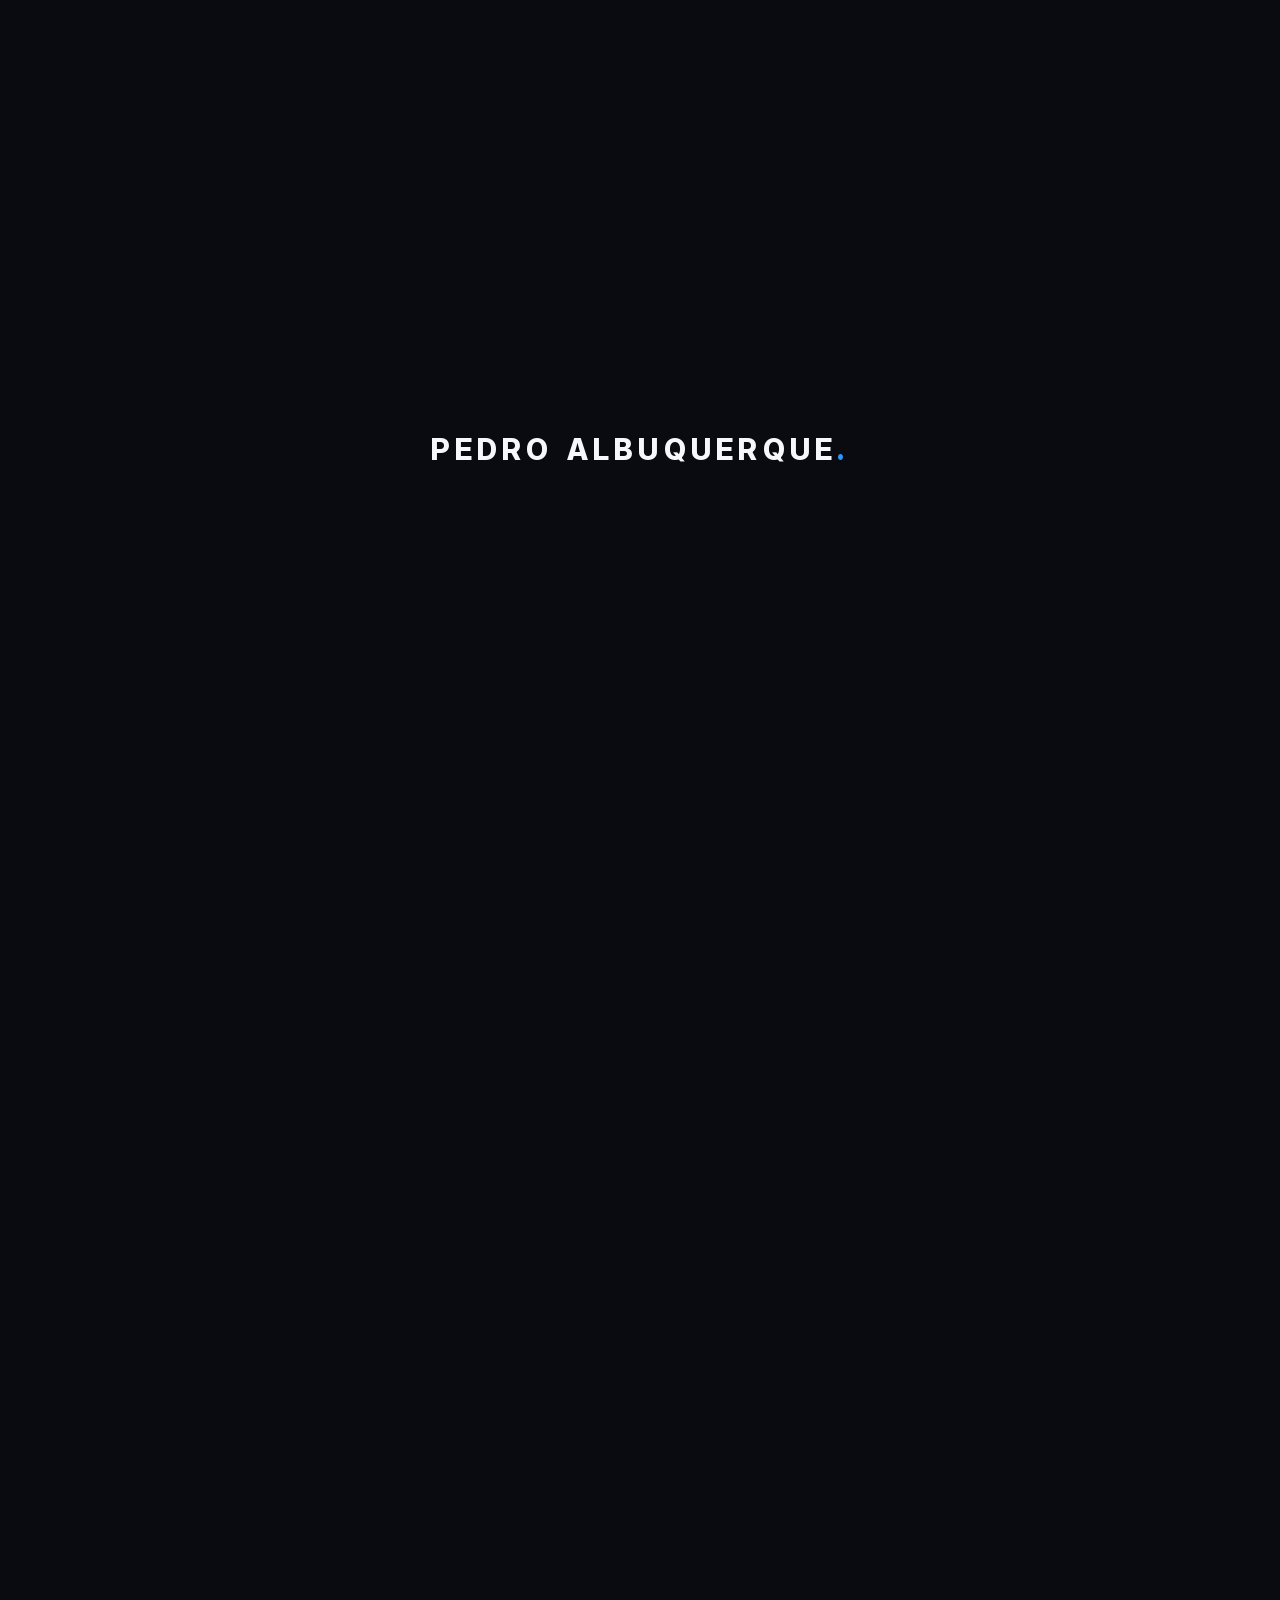
<file: index.html>
<!doctype html>
<html lang="pt-BR">
<head>
  <meta charset="utf-8">
  <meta name="viewport" content="width=device-width, initial-scale=1">
  <meta name="description" content="Portfólio de Pedro Albuquerque com projetos e estudos de caso em Customer Success e Quality Assurance.">
  <meta name="theme-color" content="#090b10">
  <title>Pedro Albuquerque | Customer Success &amp; Quality Assurance</title>
  <link rel="preconnect" href="https://fonts.googleapis.com">
  <link rel="preconnect" href="https://fonts.gstatic.com" crossorigin>
  <link href="https://fonts.googleapis.com/css2?family=IBM+Plex+Mono:wght@500&amp;family=Space+Grotesk:wght@400;500;700&amp;display=swap" rel="stylesheet">
  <link rel="icon" type="image/png" sizes="109x109" href="assets/favicon.png">
  <link rel="apple-touch-icon" href="assets/favicon.png">
  <script>
    // A abertura aparece somente na primeira visita neste navegador.
    try {
      if (!localStorage.getItem('pa-portfolio-intro-seen')) {
        localStorage.setItem('pa-portfolio-intro-seen', '1');
        document.documentElement.classList.add('intro-enabled');
      }
    } catch (error) {
      // Sem armazenamento disponível, a navegação segue sem a animação.
    }
  </script>
  <link rel="stylesheet" href="styles.css">
</head>
<body>
  <div class="intro-screen" id="intro-screen" aria-label="Pedro Albuquerque — carregando portfólio" role="status">
    <span class="intro-screen__name">PEDRO ALBUQUERQUE<span class="intro-screen__dot">.</span></span>
  </div>
  <a class="skip-link" href="#conteudo">Pular para o conteúdo</a>
  <header class="sticky-header">
    <div class="container site-header">
      <a class="logo" href="#inicio" aria-label="Pedro Albuquerque — início">PA<span>.</span></a>
      <button class="menu-toggle" id="menu-toggle" type="button" aria-label="Abrir menu de navegação" aria-expanded="false" aria-controls="site-navigation">
        <span class="menu-toggle-lines" aria-hidden="true"><span></span><span></span></span>
      </button>
      <nav id="site-navigation" aria-label="Navegação principal">
        <div class="nav-links">
          <a href="#inicio" aria-current="location"><span>Início</span></a>
          <a href="#projetos"><span>Projetos</span></a>
          <a href="#sobre"><span>Sobre</span></a>
          <a href="#contato"><span>Contato</span></a>
        </div>
        <p class="mobile-nav-meta">CUSTOMER SUCCESS <span aria-hidden="true">/</span> QUALITY ASSURANCE</p>
      </nav>
    </div>
  </header>
  <div class="menu-backdrop" id="menu-backdrop" aria-hidden="true"></div>
  <main id="conteudo" class="container">
    <section id="inicio" class="hero" aria-labelledby="hero-title">
      <div class="hero-copy">
        <h1 id="hero-title">Pedro<br>Albuquerque<span>.</span></h1>
        <p class="hero-role">Customer Success &amp; Quality Assurance</p>
        <p class="hero-description">Conecto experiência do cliente e qualidade de software para criar soluções mais simples, úteis e confiáveis.</p>
        <div class="actions">
          <a class="button button-light" href="#projetos">Ver projetos</a>
          <a class="button button-outline" href="assets/curriculo-pedro-albuquerque.pdf" download="Pedro-Albuquerque-Curriculo.pdf" data-download-cv>Currículo</a>
        </div>
        <p class="hero-status">Disponível para estágio e vagas júnior</p>
      </div>
      <div class="portrait">
        <div class="portrait-crop"><img src="assets/retrato.jpg" alt="Retrato de Pedro Albuquerque" width="1080" height="1080"></div>
      </div>
    </section>
    <section class="two-columns areas" aria-label="Áreas de atuação">

      <article class="area">
        <div class="area-inner">
          <div class="area-front panel">
            <img src="assets/customer-success.png" alt="" width="32" height="32">
            <h2>Customer Success (CS)</h2>
            <p>Construção de relacionamentos, acompanhamento da jornada e geração de valor.</p>
            <button class="text-button" type="button" aria-label="Ver práticas de Customer Success (CS)" aria-controls="tools-CS" aria-expanded="false">Ver práticas ↗</button>
          </div>
          <div class="area-back panel" id="tools-CS" inert>
            <div class="tools-heading">
              <h3>Práticas · CS</h3>
                          </div>
            <ul class="tools"><li>Onboarding</li><li>Jornada do cliente</li><li>Health Score</li><li>Playbooks</li><li>Adoção</li><li>Retenção</li></ul>
          </div>
        </div>
      </article>
      <article class="area">
        <div class="area-inner">
          <div class="area-front panel">
            <img src="assets/quality-assurance.png" alt="" width="32" height="32">
            <h2>Quality Assurance (QA)</h2>
            <p>Análise de requisitos, planejamento de testes e melhoria da qualidade de software.</p>
            <button class="text-button" type="button" aria-label="Ver ferramentas e práticas de Quality Assurance (QA)" aria-controls="tools-QA" aria-expanded="false">Ver ferramentas e práticas ↗</button>
          </div>
          <div class="area-back panel" id="tools-QA" inert>
            <div class="tools-heading">
              <h3>Ferramentas e práticas · QA</h3>
                          </div>
            <ul class="tools"><li>Qase</li><li>Playwright</li><li>Test design</li><li>Testes manuais</li><li>Regressão</li><li>Rastreabilidade</li></ul>
          </div>
        </div>
      </article>
    </section>
    <section id="projetos" class="page-section" aria-labelledby="projects-title">
      <p class="eyebrow">Estudos de caso</p>
      <h2 id="projects-title" class="section-title">Projetos selecionados.</h2>
      <article class="urban-feature" aria-labelledby="urban-title">
        <div>
          <p class="eyebrow">Projeto em destaque</p>
          <h3 id="urban-title">URBAN</h3>
          <p class="urban-subtitle">Gestão imobiliária</p>
          <p class="urban-summary">Do onboarding aos testes funcionais, acompanhe os dois estudos de caso da plataforma.</p>
        </div>
        <img src="assets/urban-dashboard.png" alt="Dashboard real do projeto URBAN com indicadores, pipeline de negociações e desempenho da equipe" width="1920" height="970" loading="lazy">
      </article>
      <div class="two-columns projects">
        <article class="project panel" aria-labelledby="project-cs-title">
          <div class="project-meta"><span class="project-category">Customer Success</span><span>URBAN · SaaS B2B</span></div>
          <div class="project-heading"><h3 id="project-cs-title">Implantação, Adoção e Sucesso do Cliente</h3></div>
          <p>Estudo de caso sobre a estruturação da jornada pós-venda de uma plataforma de gestão imobiliária, com foco em onboarding, ativação, acompanhamento de indicadores e estratégias de retenção.</p>
          <ul class="tags" aria-label="Temas do estudo"><li>Onboarding</li><li>Jornada do Cliente</li><li>Health Score</li><li>Retenção</li></ul>
          <a class="text-button" href="estudos/onboarding.html" aria-label="Explorar estudo de caso de Customer Success da URBAN">Explorar projeto →</a>
        </article>
        <article class="project panel" aria-labelledby="project-qa-title">
          <div class="project-meta"><span class="project-category">Quality Assurance</span><span>URBAN · Aplicação Web</span></div>
          <div class="project-heading"><h3 id="project-qa-title">Estratégia de Testes e Qualidade de Software</h3></div>
          <p>Estudo de caso de QA orientado a risco, cobrindo requisitos, test design, execução no Qase, investigação de divergências, retestes, regressão e automação de fluxos críticos.</p>
          <ul class="tags" aria-label="Temas do estudo"><li>Risk-based Testing</li><li>Qase</li><li>Regressão</li><li>Playwright</li></ul>
          <a class="text-button" href="estudos/automacao.html" aria-label="Explorar estudo de caso de Quality Assurance da URBAN">Explorar projeto →</a>
        </article>
      </div>
    </section>
    <section id="sobre" class="page-section about" aria-labelledby="about-title">
      <div class="about-copy">
        <p class="eyebrow">Sobre mim</p>
        <h2 id="about-title" class="section-title">Entre tecnologia,<br>pessoas e processos.</h2>
        <div class="about-description">
          <p>Minha trajetória une educação e tecnologia, com experiências em ensino de IA, educação inclusiva e jogos digitais, que ampliaram meu olhar sobre pessoas, processos e soluções. Hoje, concentro meus esforços em Customer Success (CS) e Quality Assurance (QA), explorando também UX/UI e desenvolvimento de software. <strong>Acredito que boa parte do aprendizado acontece quando a gente coloca a mão na massa.</strong></p>
        </div>
      </div>
      <div class="about-photo"><img src="assets/trajetoria.jpg" alt="Pedro Albuquerque em um ambiente de trabalho" width="1280" height="960" loading="lazy"></div>
      <div class="about-experiences">
        <div class="experience-heading">
          <h3 id="experience-title">Experiências</h3>
        </div>
        <ul class="experience-list" id="experiencias" aria-labelledby="experience-title" tabindex="0">

          <li class="experience panel" style="--card-width: 280px">
            <div><span>Desde set/2026</span></div>
            <h4>Projetos em Tecnologia</h4>
            <p>Level 5 Jr.</p>
          </li>
          <li class="experience panel" style="--card-width: 344px">
            <div><span>Desde set/2026</span></div>
            <h4>Desenvolvimento de Serious Game</h4>
            <p>Universidade Federal de Goiás</p>
          </li>
          <li class="experience panel" style="--card-width: 336px">
            <div><span>Fev/2026 – jul/2026</span></div>
            <h4>Professor de Inteligência Artificial</h4>
            <p>Grupo Salta Educação</p>
          </li>
          <li class="experience panel" style="--card-width: 280px">
            <div><span>Jan/2026 – jul/2026</span></div>
            <h4>Diagramador</h4>
            <p>Grupo Salta Educação</p>
          </li>
          <li class="experience panel" style="--card-width: 280px">
            <div><span>Maio/2025 – dez/2025</span></div>
            <h4>Apoio Pedagógico</h4>
            <p>Grupo Salta Educação</p>
          </li>
          <li class="experience panel" style="--card-width: 280px">
            <div><span>Mar/2024 – set/2025</span></div>
            <h4>Membro e Diretor</h4>
            <p>Gaia Consultoria Ambiental Jr.</p>
          </li>
          <li class="experience panel" style="--card-width: 328px">
            <div><span>Jan/2024 – Jun/2024</span></div>
            <h4>Estágio em Geoprocessamento</h4>
            <p>Laboratório de Geoprocessamento – LAPIG</p>
          </li>
          <li class="experience panel" style="--card-width: 280px">
            <div><span>Maio/2023 – ago/2024</span></div>
            <h4>Iniciação à Docência</h4>
            <p>Universidade Federal de Goiás</p>
          </li>
        </ul>
      </div>
    </section>
    <section id="contato" class="page-section contact" aria-labelledby="contact-title">
      <div class="contact-intro">
        <p class="eyebrow">Contato</p>
        <h2 id="contact-title" class="section-title">Uma boa conversa<br>pode ser o começo.</h2>
        <p>Estou aberto a oportunidades em Customer Success e Quality Assurance. Quer falar sobre um projeto, uma vaga ou trocar ideias?</p>
        <a class="contact-email" href="mailto:p3dro.albuquerque@gmail.com">p3dro.albuquerque@gmail.com <span aria-hidden="true">↗</span></a>
      </div>
      <div class="contact-side">
        <p class="contact-side-label">OUTROS CANAIS</p>
        <a href="https://www.linkedin.com/in/pedroalbuqu3rque" target="_blank" rel="noopener noreferrer">LinkedIn <span aria-hidden="true">↗</span></a>
        <a href="https://github.com/pedroalbuqu3rque" target="_blank" rel="noopener noreferrer">GitHub <span aria-hidden="true">↗</span></a>
        <a href="https://wa.me/5562981842417" target="_blank" rel="noopener noreferrer">WhatsApp <span aria-hidden="true">↗</span></a>
      </div>
    </section>
  </main>
  <footer class="container site-footer">
    <strong>Pedro Albuquerque<span class="footer-dot">.</span></strong>
    <span>Feito aqui. Por mim.</span>
    <a class="footer-cv" href="assets/curriculo-pedro-albuquerque.pdf" download="Pedro-Albuquerque-Curriculo.pdf" data-download-cv>Baixar currículo <span aria-hidden="true">↓</span></a>
  </footer>
  <dialog class="contact-dialog" id="contact-dialog" aria-labelledby="dialog-title" aria-describedby="dialog-description">
    <form method="dialog"><button class="close-dialog" aria-label="Fechar contato"><img src="assets/fechar.svg" alt=""></button></form>
    <p class="eyebrow">Contato</p>
    <h2 class="section-title" id="dialog-title">Vamos conversar?</h2>
    <p id="dialog-description">Escolha o melhor canal para falar comigo.</p>
    <ul class="channels">

        <li><a href="https://www.linkedin.com/in/pedroalbuqu3rque" target="_blank" rel="noopener noreferrer">
          <span class="channel-icon"><img src="assets/linkedin.svg" alt=""></span>
          <span><strong>LinkedIn</strong><small>linkedin.com/in/pedroalbuqu3rque</small></span>
        </a></li>
        <li><a href="https://github.com/pedroalbuqu3rque" target="_blank" rel="noopener noreferrer">
          <span class="channel-icon"><img src="assets/github-contato.svg" alt=""></span>
          <span><strong>GitHub</strong><small>github.com/pedroalbuqu3rque</small></span>
        </a></li>
        <li><a href="mailto:p3dro.albuquerque@gmail.com">
          <span class="channel-icon"><img src="assets/email.svg" alt=""></span>
          <span><strong>E-mail</strong><small>p3dro.albuquerque@gmail.com</small></span>
        </a></li>
        <li><a href="https://wa.me/5562981842417" target="_blank" rel="noopener noreferrer">
          <span class="channel-icon"><img src="assets/whatsapp.svg" alt=""></span>
          <span><strong>WhatsApp</strong><small>+55 (62) 98184-2417</small></span>
        </a></li>
    </ul>
    <div class="dialog-footer"><span>Escolha um canal para iniciar a conversa.</span><kbd>Esc</kbd></div>
  </dialog>
  <script src="script.js" defer></script>
</body>
</html>
</file>
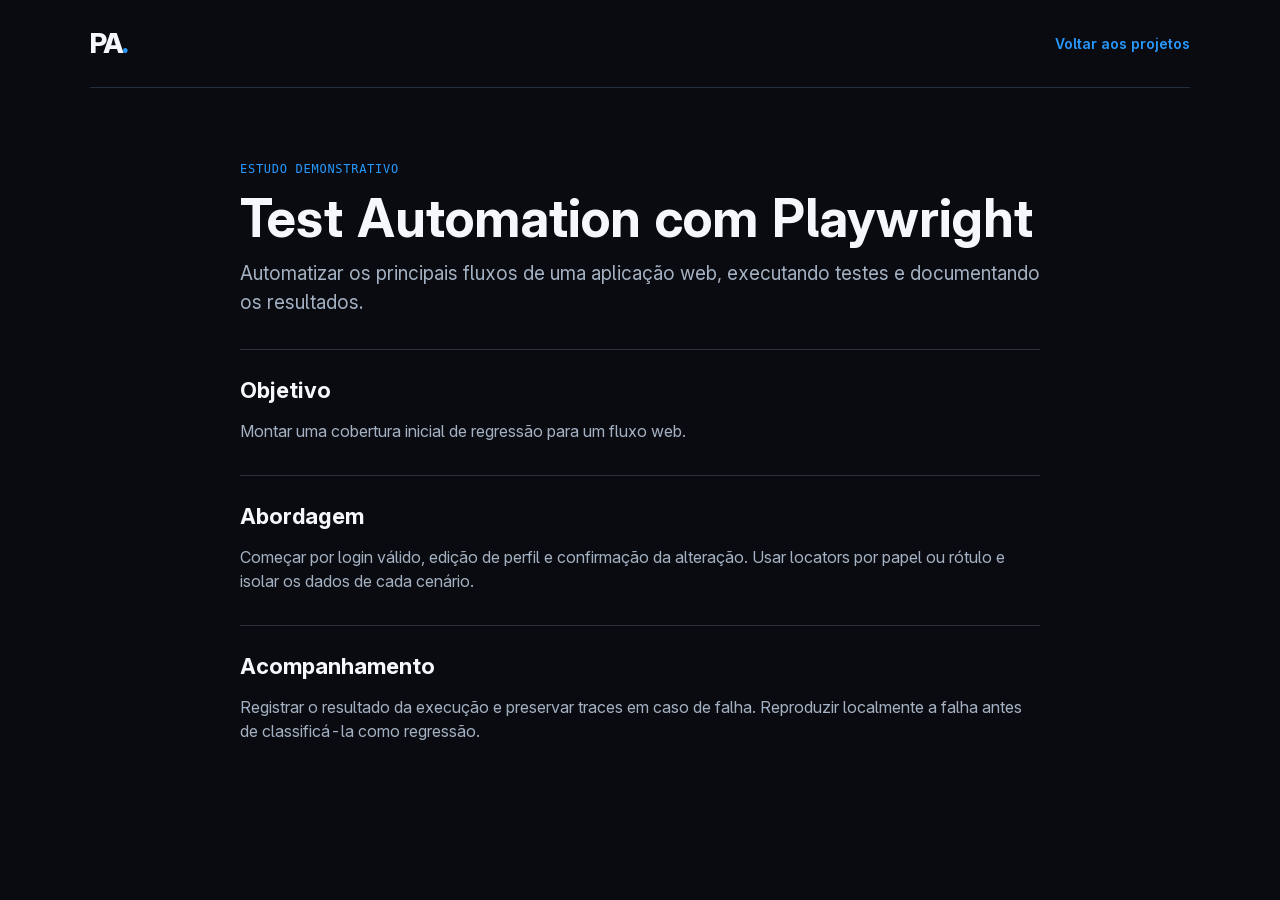
<file: cases/automacao.html>
<!doctype html>
<html lang="pt-BR">
<head>
  <meta charset="utf-8">
  <meta name="viewport" content="width=device-width, initial-scale=1">
  <meta name="description" content="Automatizar os principais fluxos de uma aplicação web, executando testes e documentando os resultados.">
  <meta name="theme-color" content="#080808">
  <title>Test Automation com Playwright | Pedro Albuquerque</title>
  <link rel="icon" type="image/png" sizes="109x109" href="../assets/favicon.png">
  <link rel="apple-touch-icon" href="../assets/favicon.png">
  <link rel="stylesheet" href="../styles.css">
</head>
<body>
  <header class="container site-header">
    <a class="logo" href="../index.html" aria-label="Pedro Albuquerque — início">PA<span>.</span></a>
    <a class="text-button" href="../index.html#projetos">Voltar aos projetos</a>
  </header>
  <main class="container case-study">
    <p class="eyebrow">Estudo demonstrativo</p>
    <h1>Test Automation com Playwright</h1>
    <p class="case-intro">Automatizar os principais fluxos de uma aplicação web, executando testes e documentando os resultados.</p>
    <section><h2>Objetivo</h2><p>Montar uma cobertura inicial de regressão para um fluxo web.</p></section>
    <section><h2>Abordagem</h2><p>Começar por login válido, edição de perfil e confirmação da alteração. Usar locators por papel ou rótulo e isolar os dados de cada cenário.</p></section>
    <section><h2>Acompanhamento</h2><p>Registrar o resultado da execução e preservar traces em caso de falha. Reproduzir localmente a falha antes de classificá-la como regressão.</p></section>
  </main>
</body>
</html>
</file>
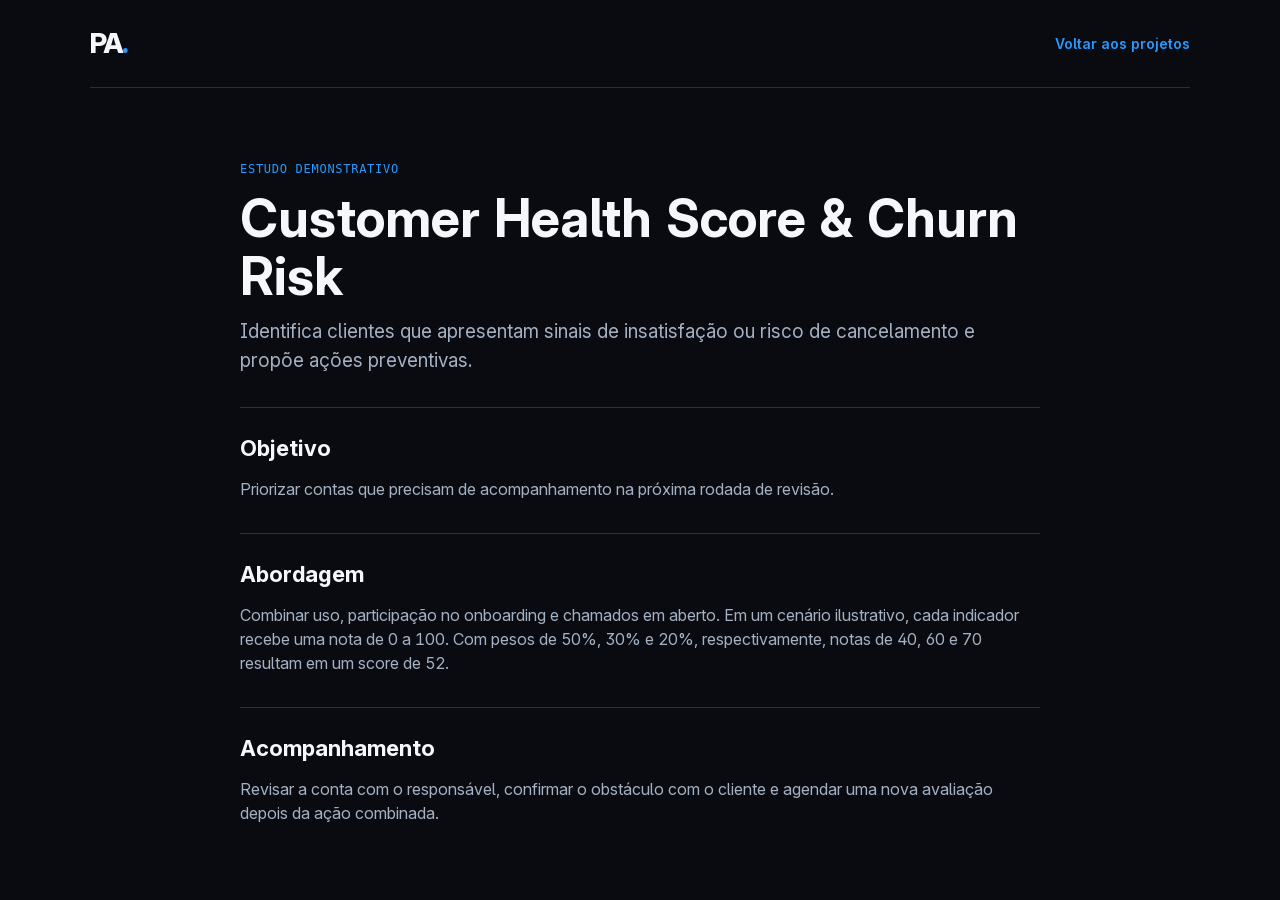
<file: cases/health-score.html>
<!doctype html>
<html lang="pt-BR">
<head>
  <meta charset="utf-8">
  <meta name="viewport" content="width=device-width, initial-scale=1">
  <meta name="description" content="Identifica clientes que apresentam sinais de insatisfação ou risco de cancelamento e propõe ações preventivas.">
  <meta name="theme-color" content="#080808">
  <title>Customer Health Score &amp; Churn Risk | Pedro Albuquerque</title>
  <link rel="icon" type="image/png" sizes="109x109" href="../assets/favicon.png">
  <link rel="apple-touch-icon" href="../assets/favicon.png">
  <link rel="stylesheet" href="../styles.css">
</head>
<body>
  <header class="container site-header">
    <a class="logo" href="../index.html" aria-label="Pedro Albuquerque — início">PA<span>.</span></a>
    <a class="text-button" href="../index.html#projetos">Voltar aos projetos</a>
  </header>
  <main class="container case-study">
    <p class="eyebrow">Estudo demonstrativo</p>
    <h1>Customer Health Score &amp; Churn Risk</h1>
    <p class="case-intro">Identifica clientes que apresentam sinais de insatisfação ou risco de cancelamento e propõe ações preventivas.</p>
    <section><h2>Objetivo</h2><p>Priorizar contas que precisam de acompanhamento na próxima rodada de revisão.</p></section>
    <section><h2>Abordagem</h2><p>Combinar uso, participação no onboarding e chamados em aberto. Em um cenário ilustrativo, cada indicador recebe uma nota de 0 a 100. Com pesos de 50%, 30% e 20%, respectivamente, notas de 40, 60 e 70 resultam em um score de 52.</p></section>
    <section><h2>Acompanhamento</h2><p>Revisar a conta com o responsável, confirmar o obstáculo com o cliente e agendar uma nova avaliação depois da ação combinada.</p></section>
  </main>
</body>
</html>
</file>
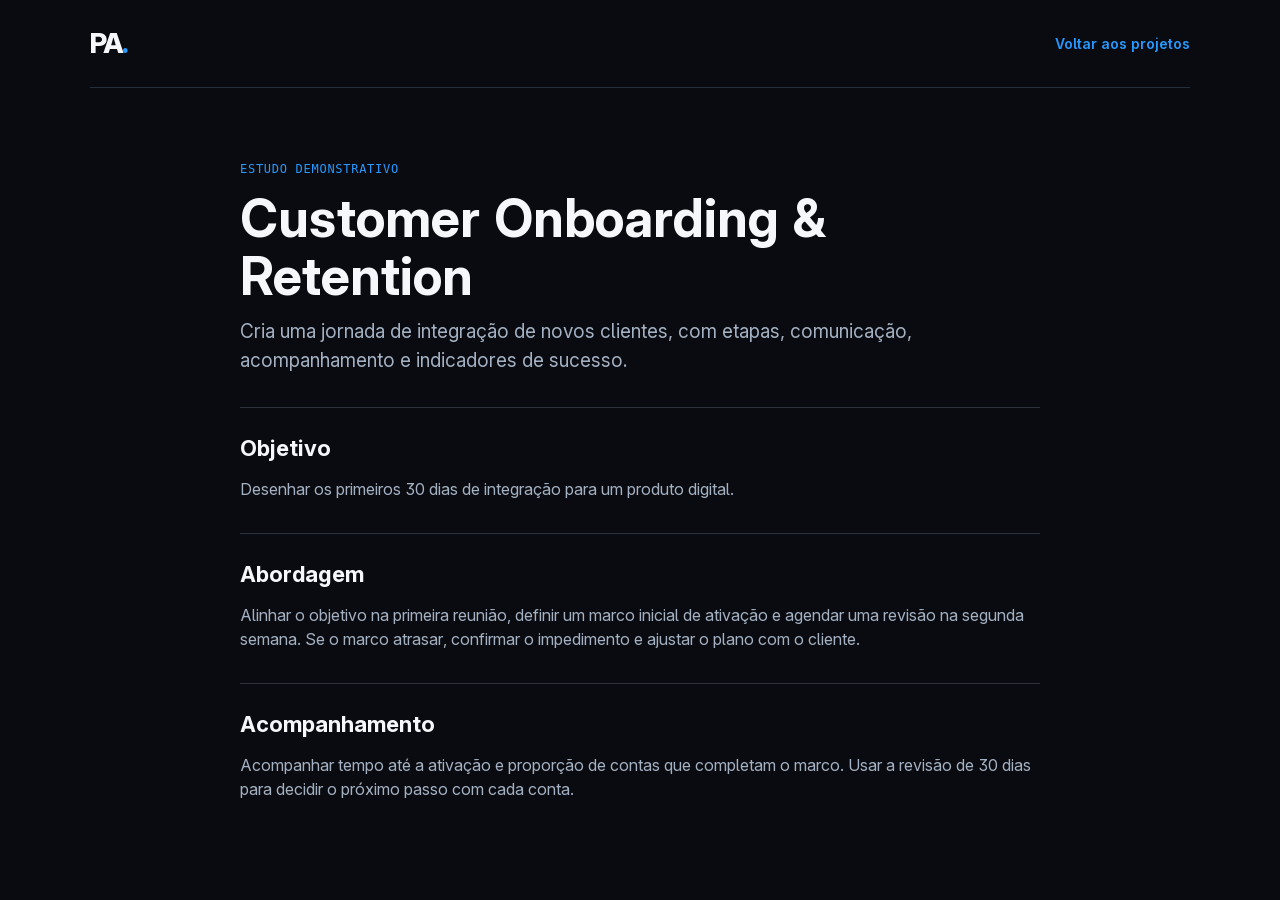
<file: cases/onboarding.html>
<!doctype html>
<html lang="pt-BR">
<head>
  <meta charset="utf-8">
  <meta name="viewport" content="width=device-width, initial-scale=1">
  <meta name="description" content="Cria uma jornada de integração de novos clientes, com etapas, comunicação, acompanhamento e indicadores de sucesso.">
  <meta name="theme-color" content="#080808">
  <title>Customer Onboarding &amp; Retention | Pedro Albuquerque</title>
  <link rel="icon" type="image/png" sizes="109x109" href="../assets/favicon.png">
  <link rel="apple-touch-icon" href="../assets/favicon.png">
  <link rel="stylesheet" href="../styles.css">
</head>
<body>
  <header class="container site-header">
    <a class="logo" href="../index.html" aria-label="Pedro Albuquerque — início">PA<span>.</span></a>
    <a class="text-button" href="../index.html#projetos">Voltar aos projetos</a>
  </header>
  <main class="container case-study">
    <p class="eyebrow">Estudo demonstrativo</p>
    <h1>Customer Onboarding &amp; Retention</h1>
    <p class="case-intro">Cria uma jornada de integração de novos clientes, com etapas, comunicação, acompanhamento e indicadores de sucesso.</p>
    <section><h2>Objetivo</h2><p>Desenhar os primeiros 30 dias de integração para um produto digital.</p></section>
    <section><h2>Abordagem</h2><p>Alinhar o objetivo na primeira reunião, definir um marco inicial de ativação e agendar uma revisão na segunda semana. Se o marco atrasar, confirmar o impedimento e ajustar o plano com o cliente.</p></section>
    <section><h2>Acompanhamento</h2><p>Acompanhar tempo até a ativação e proporção de contas que completam o marco. Usar a revisão de 30 dias para decidir o próximo passo com cada conta.</p></section>
  </main>
</body>
</html>
</file>
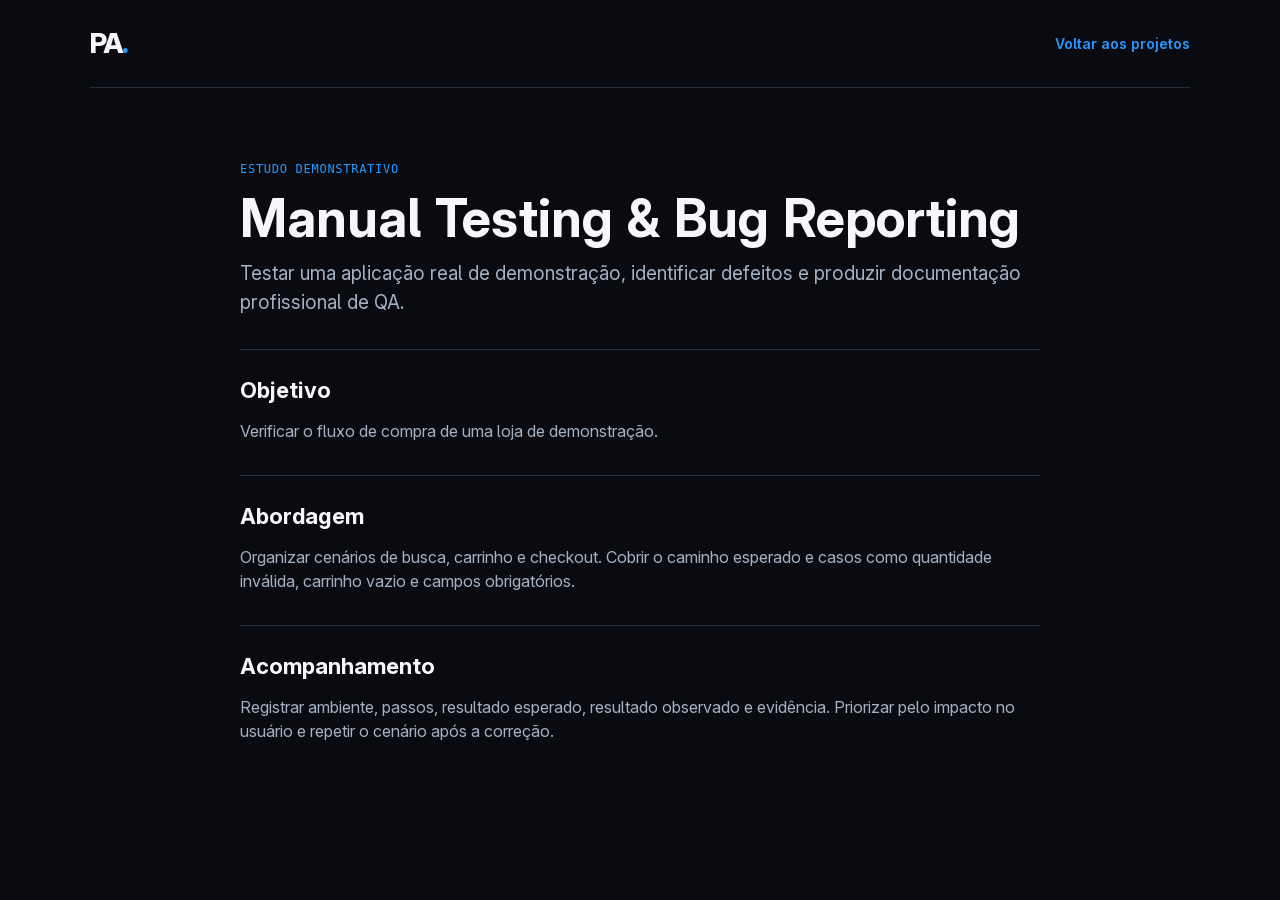
<file: cases/testes-manuais.html>
<!doctype html>
<html lang="pt-BR">
<head>
  <meta charset="utf-8">
  <meta name="viewport" content="width=device-width, initial-scale=1">
  <meta name="description" content="Testar uma aplicação real de demonstração, identificar defeitos e produzir documentação profissional de QA.">
  <meta name="theme-color" content="#080808">
  <title>Manual Testing &amp; Bug Reporting | Pedro Albuquerque</title>
  <link rel="icon" type="image/png" sizes="109x109" href="../assets/favicon.png">
  <link rel="apple-touch-icon" href="../assets/favicon.png">
  <link rel="stylesheet" href="../styles.css">
</head>
<body>
  <header class="container site-header">
    <a class="logo" href="../index.html" aria-label="Pedro Albuquerque — início">PA<span>.</span></a>
    <a class="text-button" href="../index.html#projetos">Voltar aos projetos</a>
  </header>
  <main class="container case-study">
    <p class="eyebrow">Estudo demonstrativo</p>
    <h1>Manual Testing &amp; Bug Reporting</h1>
    <p class="case-intro">Testar uma aplicação real de demonstração, identificar defeitos e produzir documentação profissional de QA.</p>
    <section><h2>Objetivo</h2><p>Verificar o fluxo de compra de uma loja de demonstração.</p></section>
    <section><h2>Abordagem</h2><p>Organizar cenários de busca, carrinho e checkout. Cobrir o caminho esperado e casos como quantidade inválida, carrinho vazio e campos obrigatórios.</p></section>
    <section><h2>Acompanhamento</h2><p>Registrar ambiente, passos, resultado esperado, resultado observado e evidência. Priorizar pelo impacto no usuário e repetir o cenário após a correção.</p></section>
  </main>
</body>
</html>
</file>
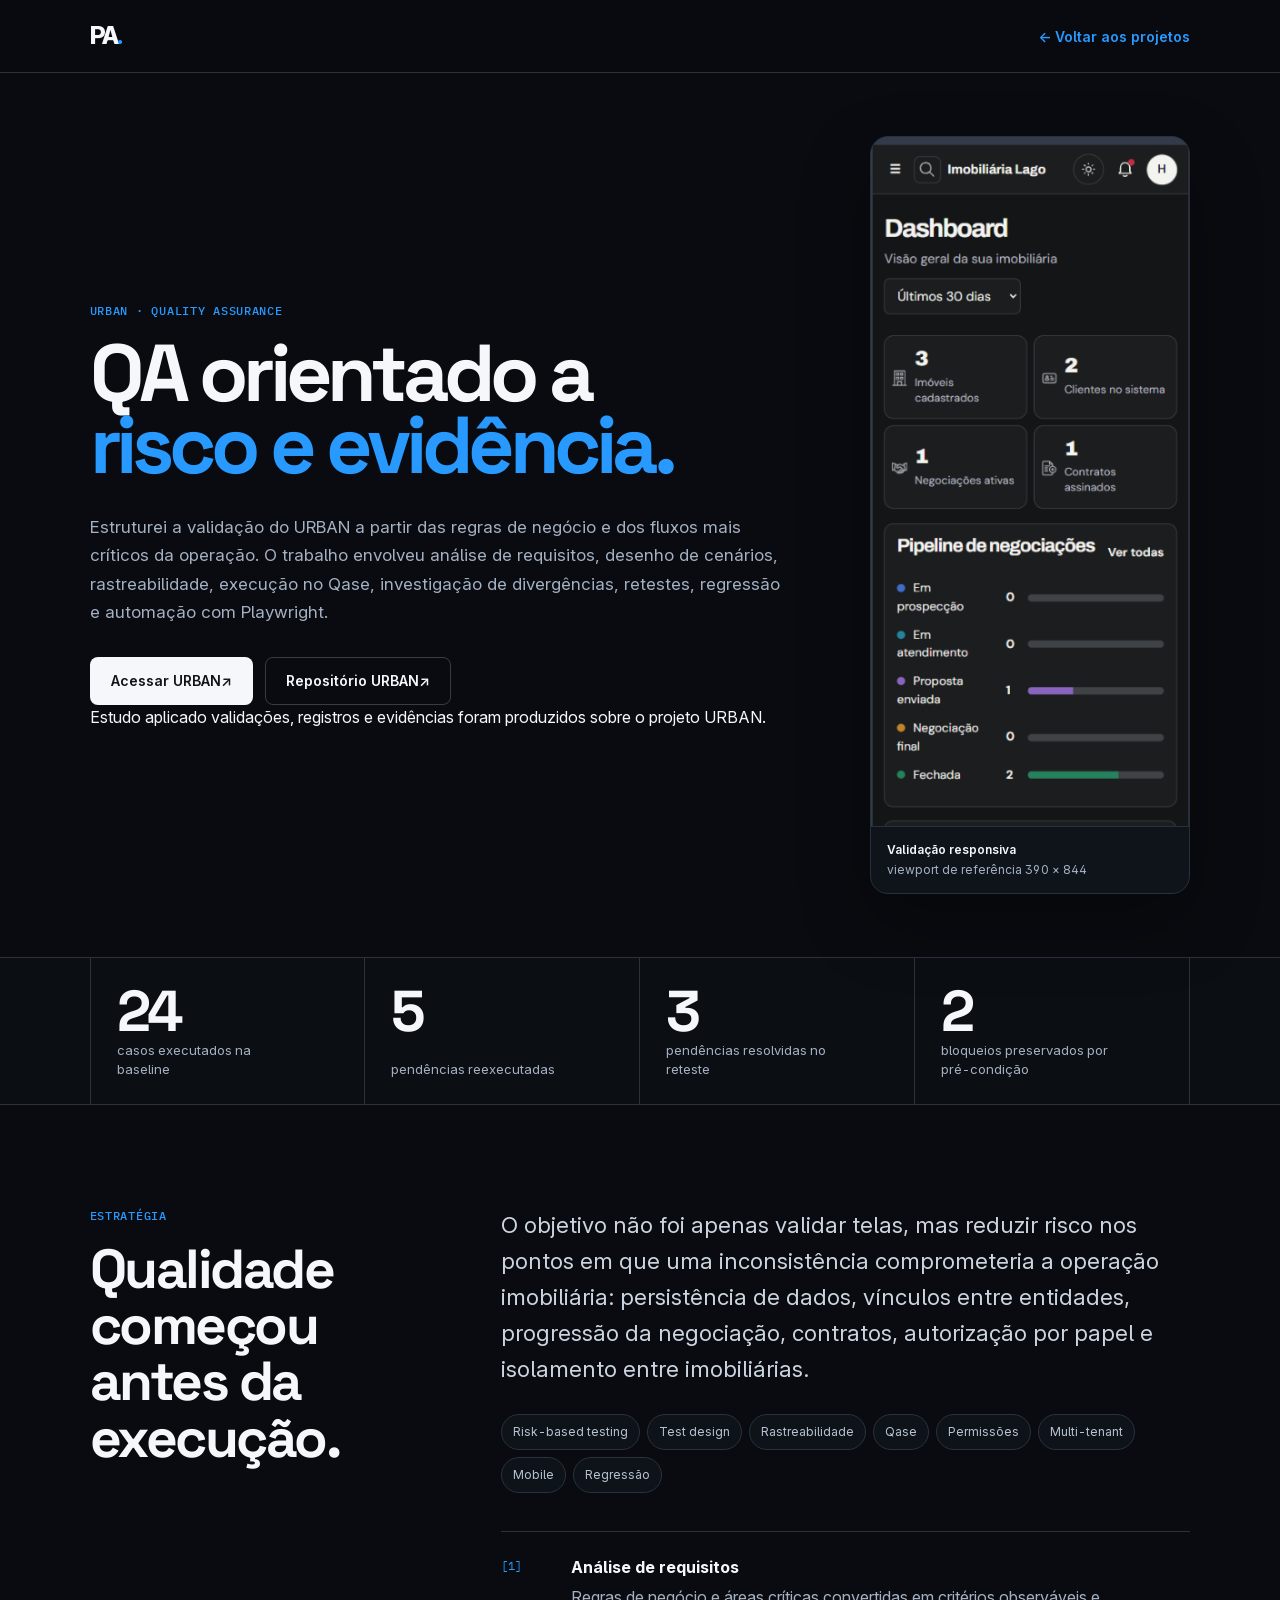
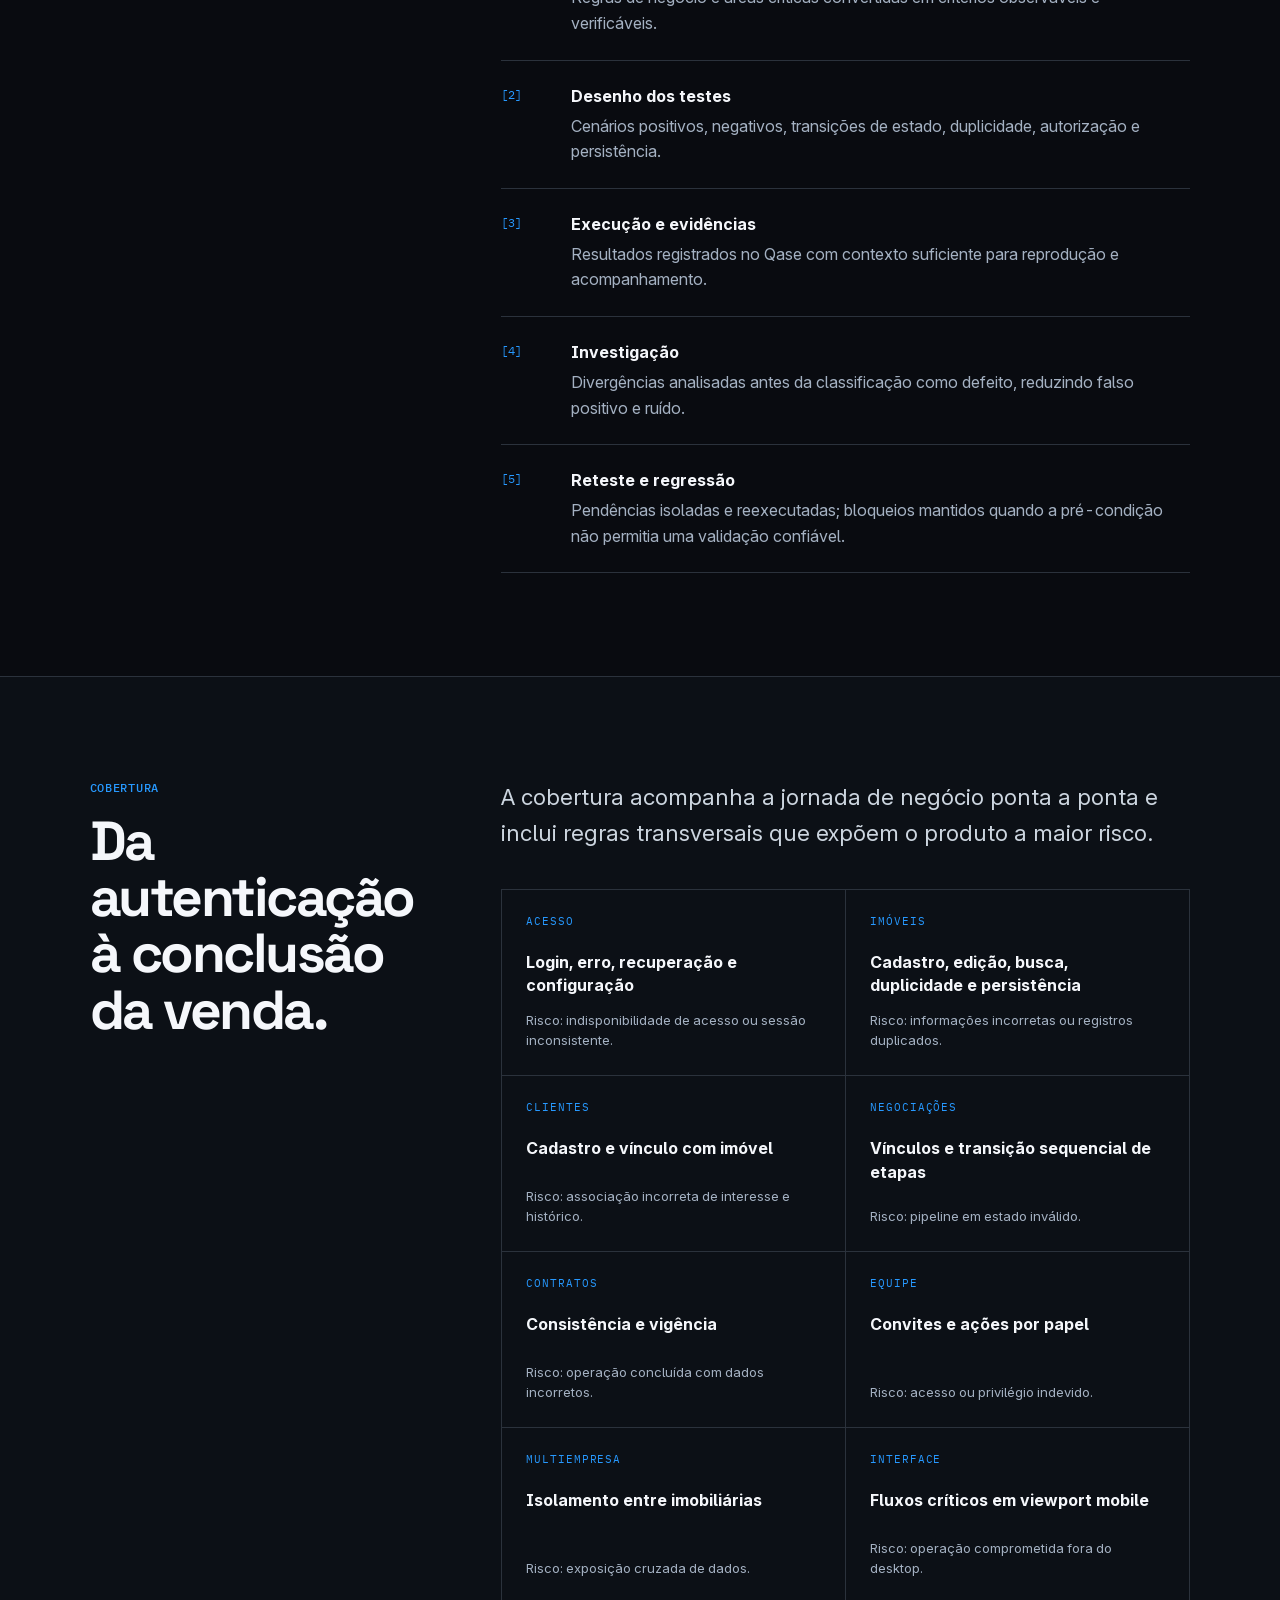
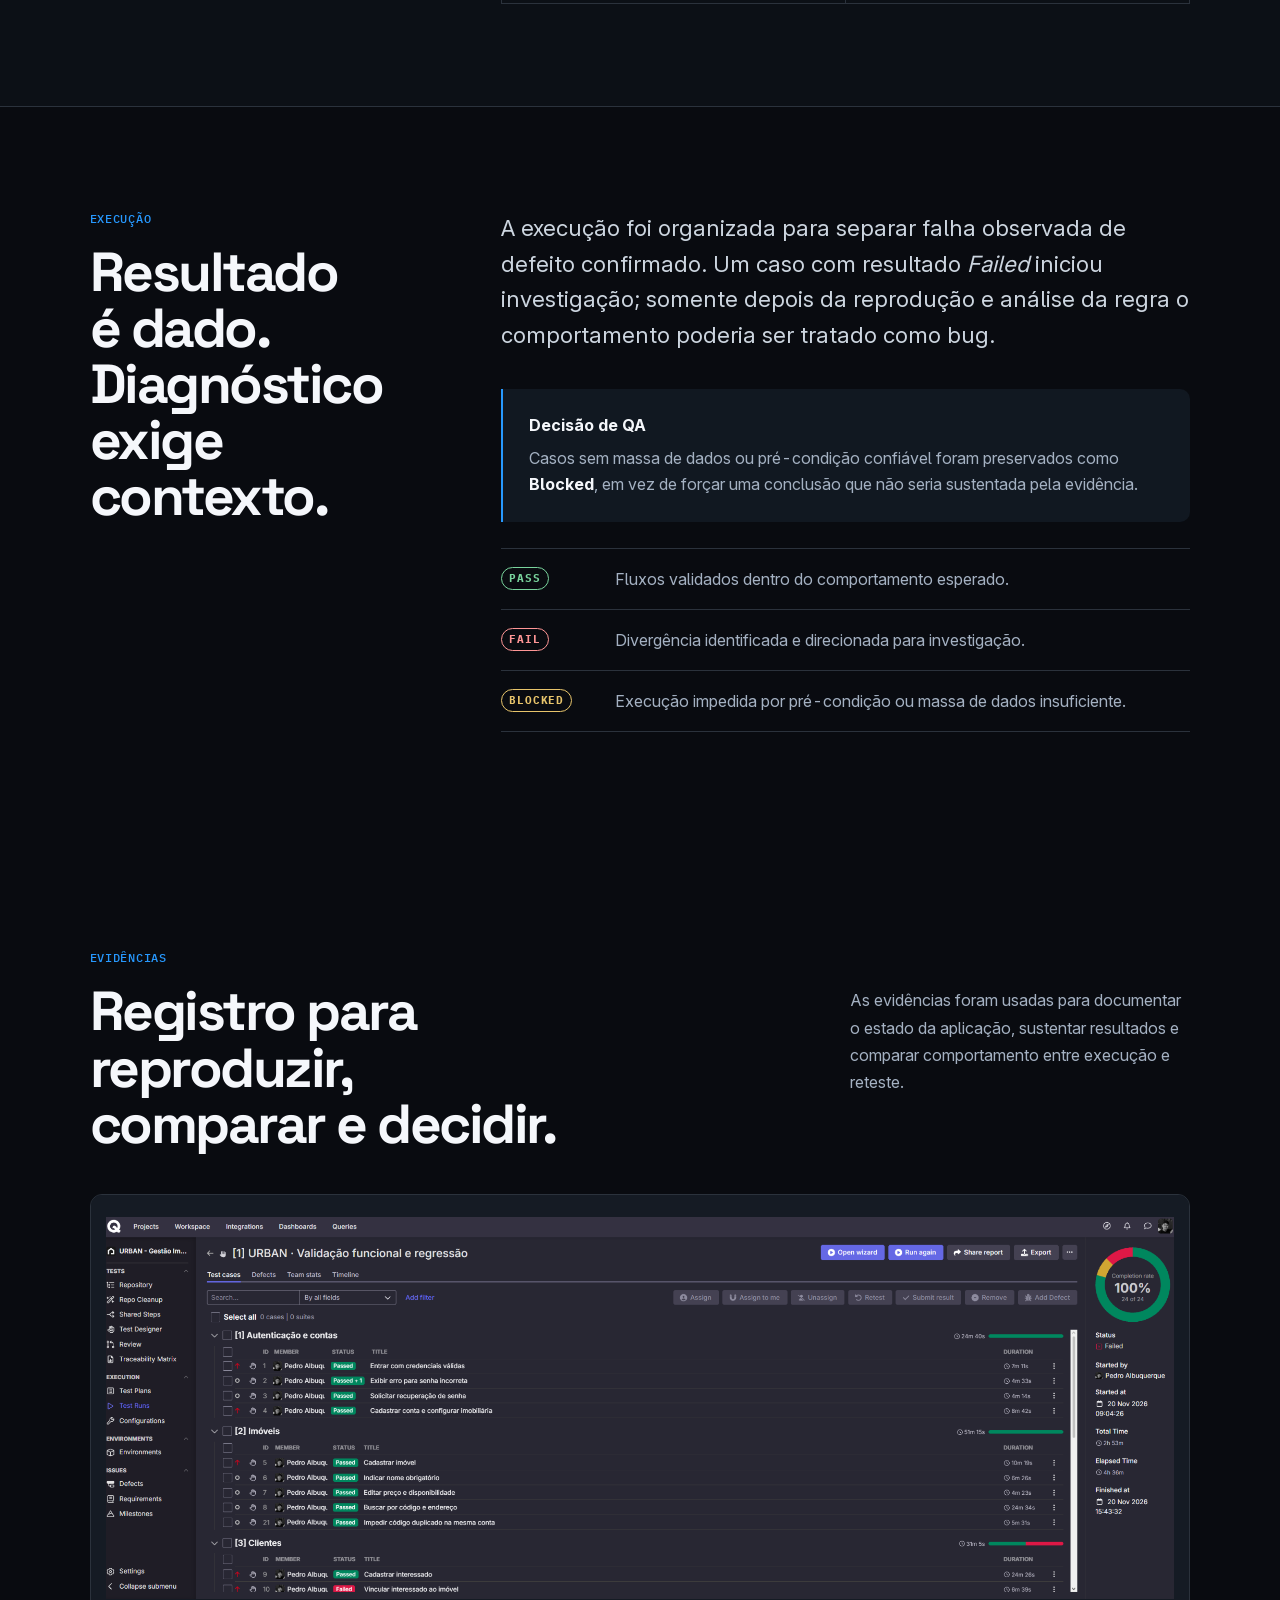
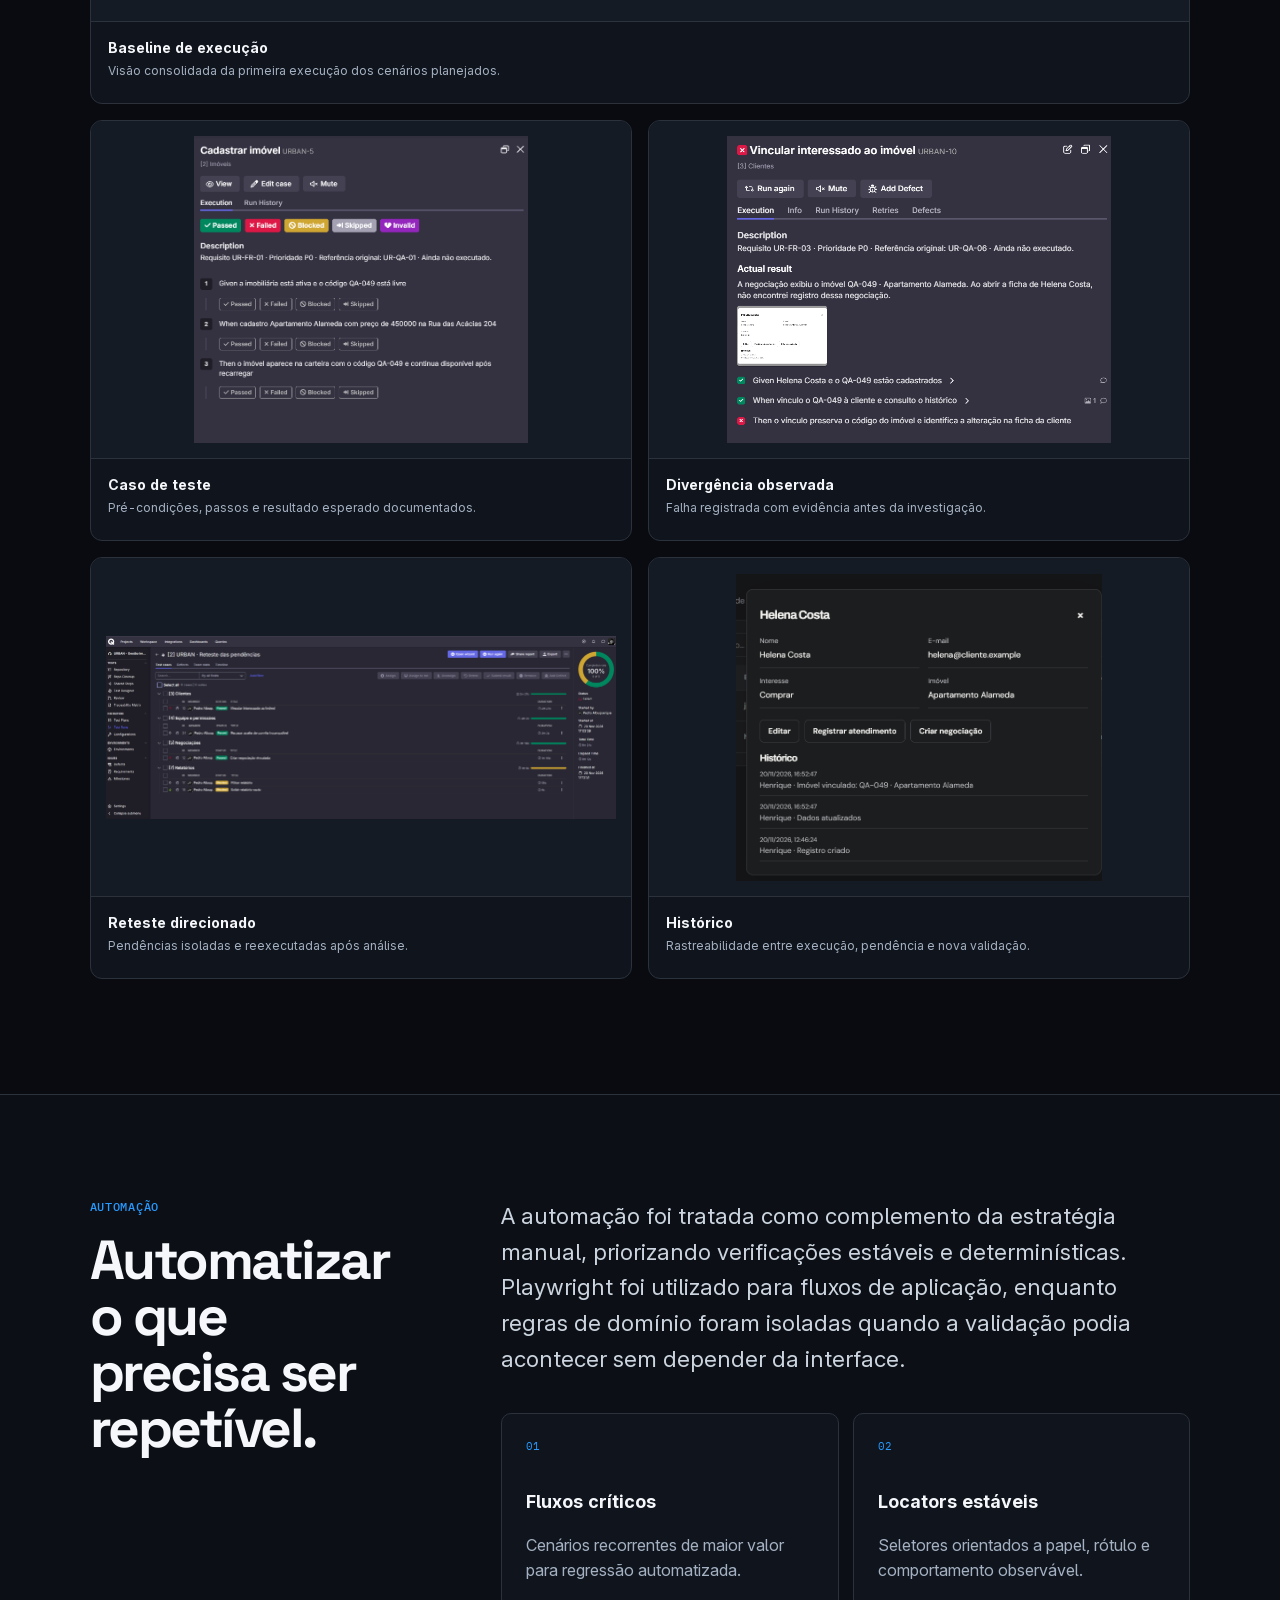
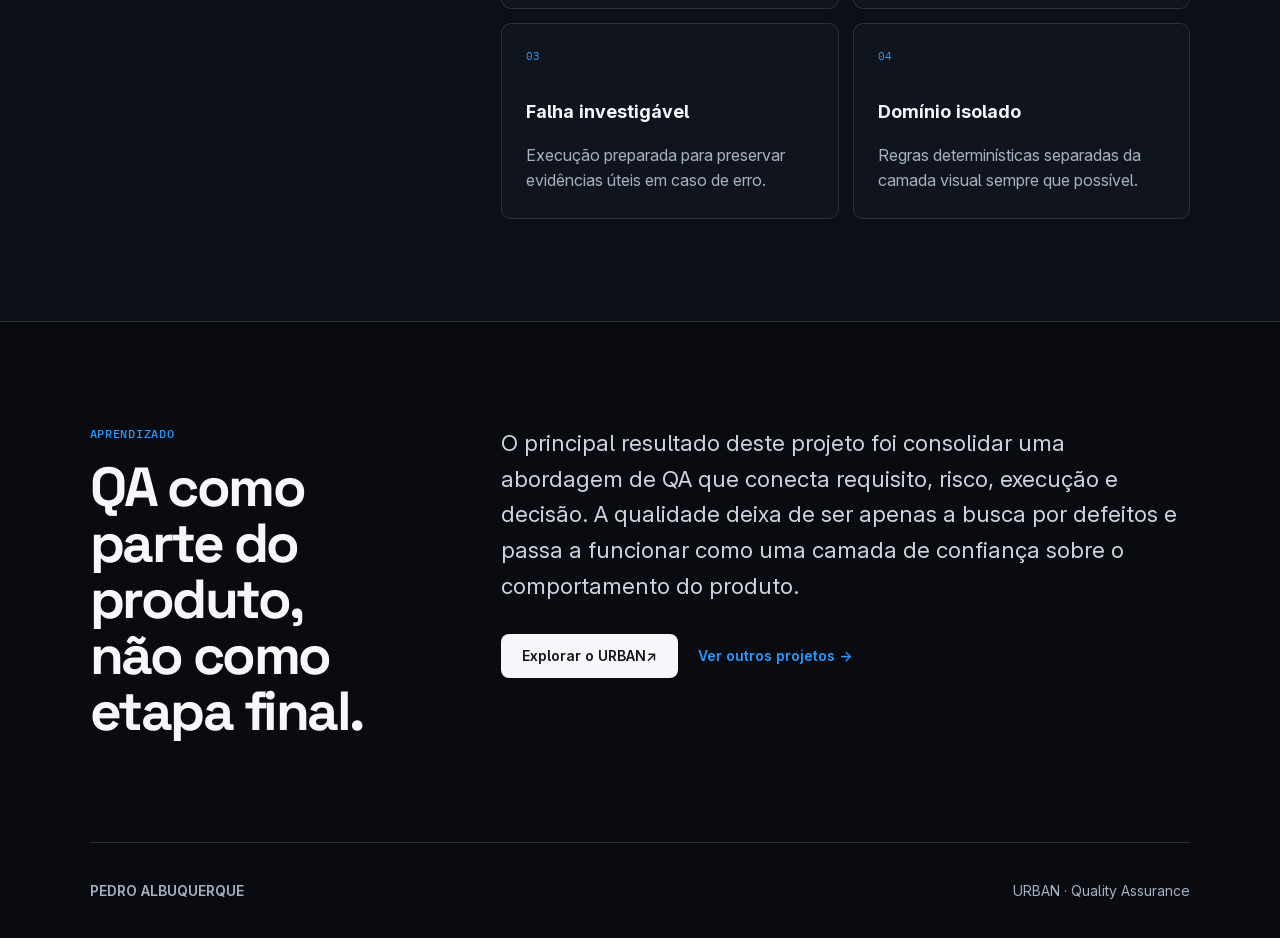
<file: estudos/automacao.html>
<!doctype html>
<html lang="pt-BR">
<head>
  <meta charset="utf-8">
  <meta name="viewport" content="width=device-width, initial-scale=1">
  <meta name="description" content="Estudo de caso de Quality Assurance do URBAN: estratégia orientada a risco, rastreabilidade, execução no Qase, retestes, regressão e automação com Playwright.">
  <meta name="theme-color" content="#090b10">
  <title>URBAN · Quality Assurance | Pedro Albuquerque</title>
  <link rel="preconnect" href="https://fonts.googleapis.com">
  <link rel="preconnect" href="https://fonts.gstatic.com" crossorigin>
  <link href="https://fonts.googleapis.com/css2?family=IBM+Plex+Mono:wght@500&amp;family=Space+Grotesk:wght@400;500;700&amp;display=swap" rel="stylesheet">
  <link rel="icon" type="image/png" sizes="109x109" href="../assets/favicon.png">
  <link rel="apple-touch-icon" href="../assets/favicon.png">
  <link rel="stylesheet" href="../styles.css">
</head>
<body class="case-page">
  <header class="case-header">
    <div class="container case-nav">
      <a class="logo" href="../index.html" aria-label="Pedro Albuquerque — início">PA<span>.</span></a>
      <a class="text-button" href="../index.html#projetos">← Voltar aos projetos</a>
    </div>
  </header>

  <main>
    <section class="container qa-hero" aria-labelledby="qa-title">
      <div class="qa-hero-copy">
        <p class="eyebrow">URBAN · Quality Assurance</p>
        <h1 id="qa-title">QA orientado a<br><span>risco e evidência.</span></h1>
        <p class="qa-lead">Estruturei a validação do URBAN a partir das regras de negócio e dos fluxos mais críticos da operação. O trabalho envolveu análise de requisitos, desenho de cenários, rastreabilidade, execução no Qase, investigação de divergências, retestes, regressão e automação com Playwright.</p>
        <div class="qa-actions">
          <a class="button button-light" href="https://urban-gestao-imobiliaria.vercel.app" target="_blank" rel="noopener noreferrer">Acessar URBAN <span aria-hidden="true">↗</span></a>
          <a class="button button-outline" href="https://github.com/pedroalbuqu3rque/urban-gestao-imobiliaria" target="_blank" rel="noopener noreferrer">Repositório URBAN <span aria-hidden="true">↗</span></a>
        </div>
              <p class="qa-project-note"><span>Estudo aplicado</span> validações, registros e evidências foram produzidos sobre o projeto URBAN.</p>
      </div>
      <figure class="qa-hero-shot">
        <img src="../assets/urban-qa/dashboard-mobile-viewport.png" alt="Dashboard do URBAN validado em viewport mobile" width="350" height="758">
        <figcaption><span>Validação responsiva</span> viewport de referência 390 × 844</figcaption>
      </figure>
    </section>

    <section class="qa-metrics" aria-label="Resumo da execução de QA">
      <div class="container qa-metrics-grid">
        <div class="qa-metric"><strong>24</strong><span>casos executados na baseline</span></div>
        <div class="qa-metric"><strong>5</strong><span>pendências reexecutadas</span></div>
        <div class="qa-metric"><strong>3</strong><span>pendências resolvidas no reteste</span></div>
        <div class="qa-metric"><strong>2</strong><span>bloqueios preservados por pré-condição</span></div>
      </div>
    </section>

    <section class="container qa-section qa-split">
      <div class="qa-section-heading">
        <p class="eyebrow">Estratégia</p>
        <h2>Qualidade começou antes da execução.</h2>
      </div>
      <div class="qa-section-content">
        <p class="qa-body-lg">O objetivo não foi apenas validar telas, mas reduzir risco nos pontos em que uma inconsistência comprometeria a operação imobiliária: persistência de dados, vínculos entre entidades, progressão da negociação, contratos, autorização por papel e isolamento entre imobiliárias.</p>
        <div class="qa-tags" aria-label="Competências aplicadas">
          <span>Risk-based testing</span><span>Test design</span><span>Rastreabilidade</span><span>Qase</span><span>Permissões</span><span>Multi-tenant</span><span>Mobile</span><span>Regressão</span>
        </div>
        <ol class="qa-process">
          <li><span>[1]</span><div><strong>Análise de requisitos</strong><p>Regras de negócio e áreas críticas convertidas em critérios observáveis e verificáveis.</p></div></li>
          <li><span>[2]</span><div><strong>Desenho dos testes</strong><p>Cenários positivos, negativos, transições de estado, duplicidade, autorização e persistência.</p></div></li>
          <li><span>[3]</span><div><strong>Execução e evidências</strong><p>Resultados registrados no Qase com contexto suficiente para reprodução e acompanhamento.</p></div></li>
          <li><span>[4]</span><div><strong>Investigação</strong><p>Divergências analisadas antes da classificação como defeito, reduzindo falso positivo e ruído.</p></div></li>
          <li><span>[5]</span><div><strong>Reteste e regressão</strong><p>Pendências isoladas e reexecutadas; bloqueios mantidos quando a pré-condição não permitia uma validação confiável.</p></div></li>
        </ol>
      </div>
    </section>

    <section class="qa-dark-section">
      <div class="container qa-section qa-split">
        <div class="qa-section-heading">
          <p class="eyebrow">Cobertura</p>
          <h2>Da autenticação à conclusão da venda.</h2>
        </div>
        <div class="qa-section-content">
          <p class="qa-body-lg">A cobertura acompanha a jornada de negócio ponta a ponta e inclui regras transversais que expõem o produto a maior risco.</p>
          <div class="qa-coverage">
            <article><span>Acesso</span><strong>Login, erro, recuperação e configuração</strong><p>Risco: indisponibilidade de acesso ou sessão inconsistente.</p></article>
            <article><span>Imóveis</span><strong>Cadastro, edição, busca, duplicidade e persistência</strong><p>Risco: informações incorretas ou registros duplicados.</p></article>
            <article><span>Clientes</span><strong>Cadastro e vínculo com imóvel</strong><p>Risco: associação incorreta de interesse e histórico.</p></article>
            <article><span>Negociações</span><strong>Vínculos e transição sequencial de etapas</strong><p>Risco: pipeline em estado inválido.</p></article>
            <article><span>Contratos</span><strong>Consistência e vigência</strong><p>Risco: operação concluída com dados incorretos.</p></article>
            <article><span>Equipe</span><strong>Convites e ações por papel</strong><p>Risco: acesso ou privilégio indevido.</p></article>
            <article><span>Multiempresa</span><strong>Isolamento entre imobiliárias</strong><p>Risco: exposição cruzada de dados.</p></article>
            <article><span>Interface</span><strong>Fluxos críticos em viewport mobile</strong><p>Risco: operação comprometida fora do desktop.</p></article>
          </div>
        </div>
      </div>
    </section>

    <section class="container qa-section qa-split">
      <div class="qa-section-heading">
        <p class="eyebrow">Execução</p>
        <h2>Resultado é dado. Diagnóstico exige contexto.</h2>
      </div>
      <div class="qa-section-content">
        <p class="qa-body-lg">A execução foi organizada para separar falha observada de defeito confirmado. Um caso com resultado <em>Failed</em> iniciou investigação; somente depois da reprodução e análise da regra o comportamento poderia ser tratado como bug.</p>
        <div class="qa-callout">
          <strong>Decisão de QA</strong>
          <p>Casos sem massa de dados ou pré-condição confiável foram preservados como <b>Blocked</b>, em vez de forçar uma conclusão que não seria sustentada pela evidência.</p>
        </div>
        <div class="qa-result-list">
          <div><span class="qa-status qa-pass">PASS</span><p>Fluxos validados dentro do comportamento esperado.</p></div>
          <div><span class="qa-status qa-fail">FAIL</span><p>Divergência identificada e direcionada para investigação.</p></div>
          <div><span class="qa-status qa-block">BLOCKED</span><p>Execução impedida por pré-condição ou massa de dados insuficiente.</p></div>
        </div>
      </div>
    </section>

    <section class="container qa-evidence-section">
      <div class="qa-evidence-heading">
        <div><p class="eyebrow">Evidências</p><h2>Registro para reproduzir, comparar e decidir.</h2></div>
        <p>As evidências foram usadas para documentar o estado da aplicação, sustentar resultados e comparar comportamento entre execução e reteste.</p>
      </div>
      <div class="qa-gallery">
        <figure class="qa-evidence qa-evidence-wide"><img src="../assets/urban-qa/rodada-1.png" alt="Execução da baseline de testes no Qase" loading="lazy"><figcaption><strong>Baseline de execução</strong><span>Visão consolidada da primeira execução dos cenários planejados.</span></figcaption></figure>
        <figure class="qa-evidence"><img src="../assets/urban-qa/caso-cadastro.png" alt="Caso de teste de cadastro registrado no Qase" loading="lazy"><figcaption><strong>Caso de teste</strong><span>Pré-condições, passos e resultado esperado documentados.</span></figcaption></figure>
        <figure class="qa-evidence"><img src="../assets/urban-qa/falha.png" alt="Evidência de uma divergência encontrada durante os testes" loading="lazy"><figcaption><strong>Divergência observada</strong><span>Falha registrada com evidência antes da investigação.</span></figcaption></figure>
        <figure class="qa-evidence"><img src="../assets/urban-qa/rodada-2.png" alt="Reteste das pendências no Qase" loading="lazy"><figcaption><strong>Reteste direcionado</strong><span>Pendências isoladas e reexecutadas após análise.</span></figcaption></figure>
        <figure class="qa-evidence"><img src="../assets/urban-qa/historico.png" alt="Histórico de execução de testes" loading="lazy"><figcaption><strong>Histórico</strong><span>Rastreabilidade entre execução, pendência e nova validação.</span></figcaption></figure>
      </div>
    </section>

    <section class="qa-dark-section">
      <div class="container qa-section qa-split">
        <div class="qa-section-heading">
          <p class="eyebrow">Automação</p>
          <h2>Automatizar o que precisa ser repetível.</h2>
        </div>
        <div class="qa-section-content">
          <p class="qa-body-lg">A automação foi tratada como complemento da estratégia manual, priorizando verificações estáveis e determinísticas. Playwright foi utilizado para fluxos de aplicação, enquanto regras de domínio foram isoladas quando a validação podia acontecer sem depender da interface.</p>
          <div class="qa-automation-grid">
            <article><span>01</span><h3>Fluxos críticos</h3><p>Cenários recorrentes de maior valor para regressão automatizada.</p></article>
            <article><span>02</span><h3>Locators estáveis</h3><p>Seletores orientados a papel, rótulo e comportamento observável.</p></article>
            <article><span>03</span><h3>Falha investigável</h3><p>Execução preparada para preservar evidências úteis em caso de erro.</p></article>
            <article><span>04</span><h3>Domínio isolado</h3><p>Regras determinísticas separadas da camada visual sempre que possível.</p></article>
          </div>
        </div>
      </div>
    </section>

    <section class="container qa-section qa-split qa-closing">
      <div class="qa-section-heading">
        <p class="eyebrow">Aprendizado</p>
        <h2>QA como parte do produto, não como etapa final.</h2>
      </div>
      <div class="qa-section-content">
        <p class="qa-body-lg">O principal resultado deste projeto foi consolidar uma abordagem de QA que conecta requisito, risco, execução e decisão. A qualidade deixa de ser apenas a busca por defeitos e passa a funcionar como uma camada de confiança sobre o comportamento do produto.</p>
        <div class="qa-final-actions">
          <a class="button button-light" href="https://urban-gestao-imobiliaria.vercel.app" target="_blank" rel="noopener noreferrer">Explorar o URBAN <span aria-hidden="true">↗</span></a>
          <a class="text-button" href="../index.html#projetos">Ver outros projetos →</a>
        </div>
      </div>
    </section>
  </main>

  <footer class="container site-footer qa-footer">
    <strong>Pedro Albuquerque</strong>
    <span>URBAN · Quality Assurance</span>
  </footer>
</body>
</html>
</file>
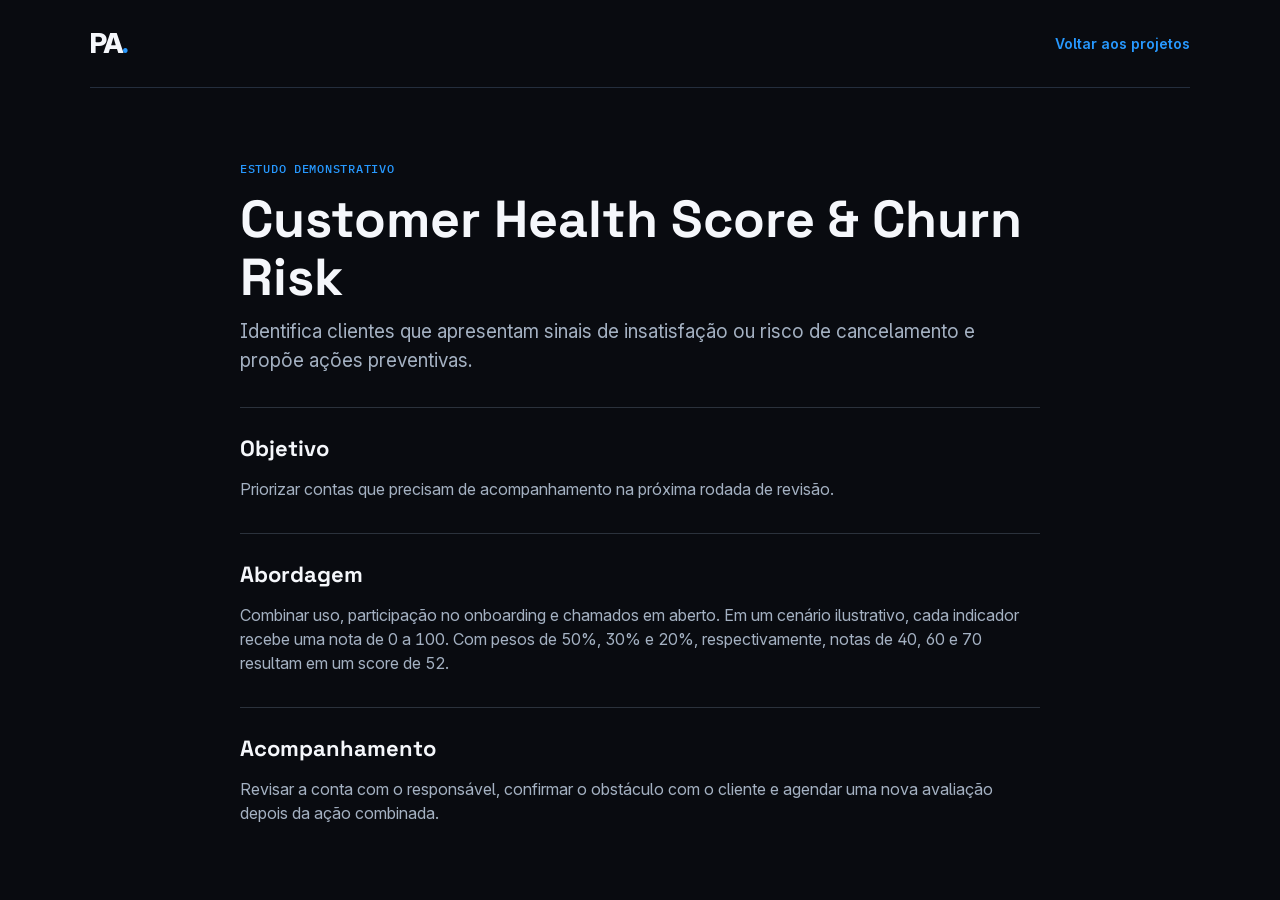
<file: estudos/health-score.html>
<!doctype html>
<html lang="pt-BR">
<head>
  <meta charset="utf-8">
  <meta name="viewport" content="width=device-width, initial-scale=1">
  <meta name="description" content="Identifica clientes que apresentam sinais de insatisfação ou risco de cancelamento e propõe ações preventivas.">
  <meta name="theme-color" content="#080808">
  <title>Customer Health Score &amp; Churn Risk | Pedro Albuquerque</title>
  <link rel="preconnect" href="https://fonts.googleapis.com">
  <link rel="preconnect" href="https://fonts.gstatic.com" crossorigin>
  <link href="https://fonts.googleapis.com/css2?family=IBM+Plex+Mono:wght@500&amp;family=Space+Grotesk:wght@400;500;700&amp;display=swap" rel="stylesheet">
  <link rel="icon" type="image/png" sizes="109x109" href="../assets/favicon.png">
  <link rel="apple-touch-icon" href="../assets/favicon.png">
  <link rel="stylesheet" href="../styles.css">
</head>
<body>
  <header class="container site-header">
    <a class="logo" href="../index.html" aria-label="Pedro Albuquerque — início">PA<span>.</span></a>
    <a class="text-button" href="../index.html#projetos">Voltar aos projetos</a>
  </header>
  <main class="container case-study">
    <p class="eyebrow">Estudo demonstrativo</p>
    <h1>Customer Health Score &amp; Churn Risk</h1>
    <p class="case-intro">Identifica clientes que apresentam sinais de insatisfação ou risco de cancelamento e propõe ações preventivas.</p>
    <section><h2>Objetivo</h2><p>Priorizar contas que precisam de acompanhamento na próxima rodada de revisão.</p></section>
    <section><h2>Abordagem</h2><p>Combinar uso, participação no onboarding e chamados em aberto. Em um cenário ilustrativo, cada indicador recebe uma nota de 0 a 100. Com pesos de 50%, 30% e 20%, respectivamente, notas de 40, 60 e 70 resultam em um score de 52.</p></section>
    <section><h2>Acompanhamento</h2><p>Revisar a conta com o responsável, confirmar o obstáculo com o cliente e agendar uma nova avaliação depois da ação combinada.</p></section>
  </main>
</body>
</html>
</file>
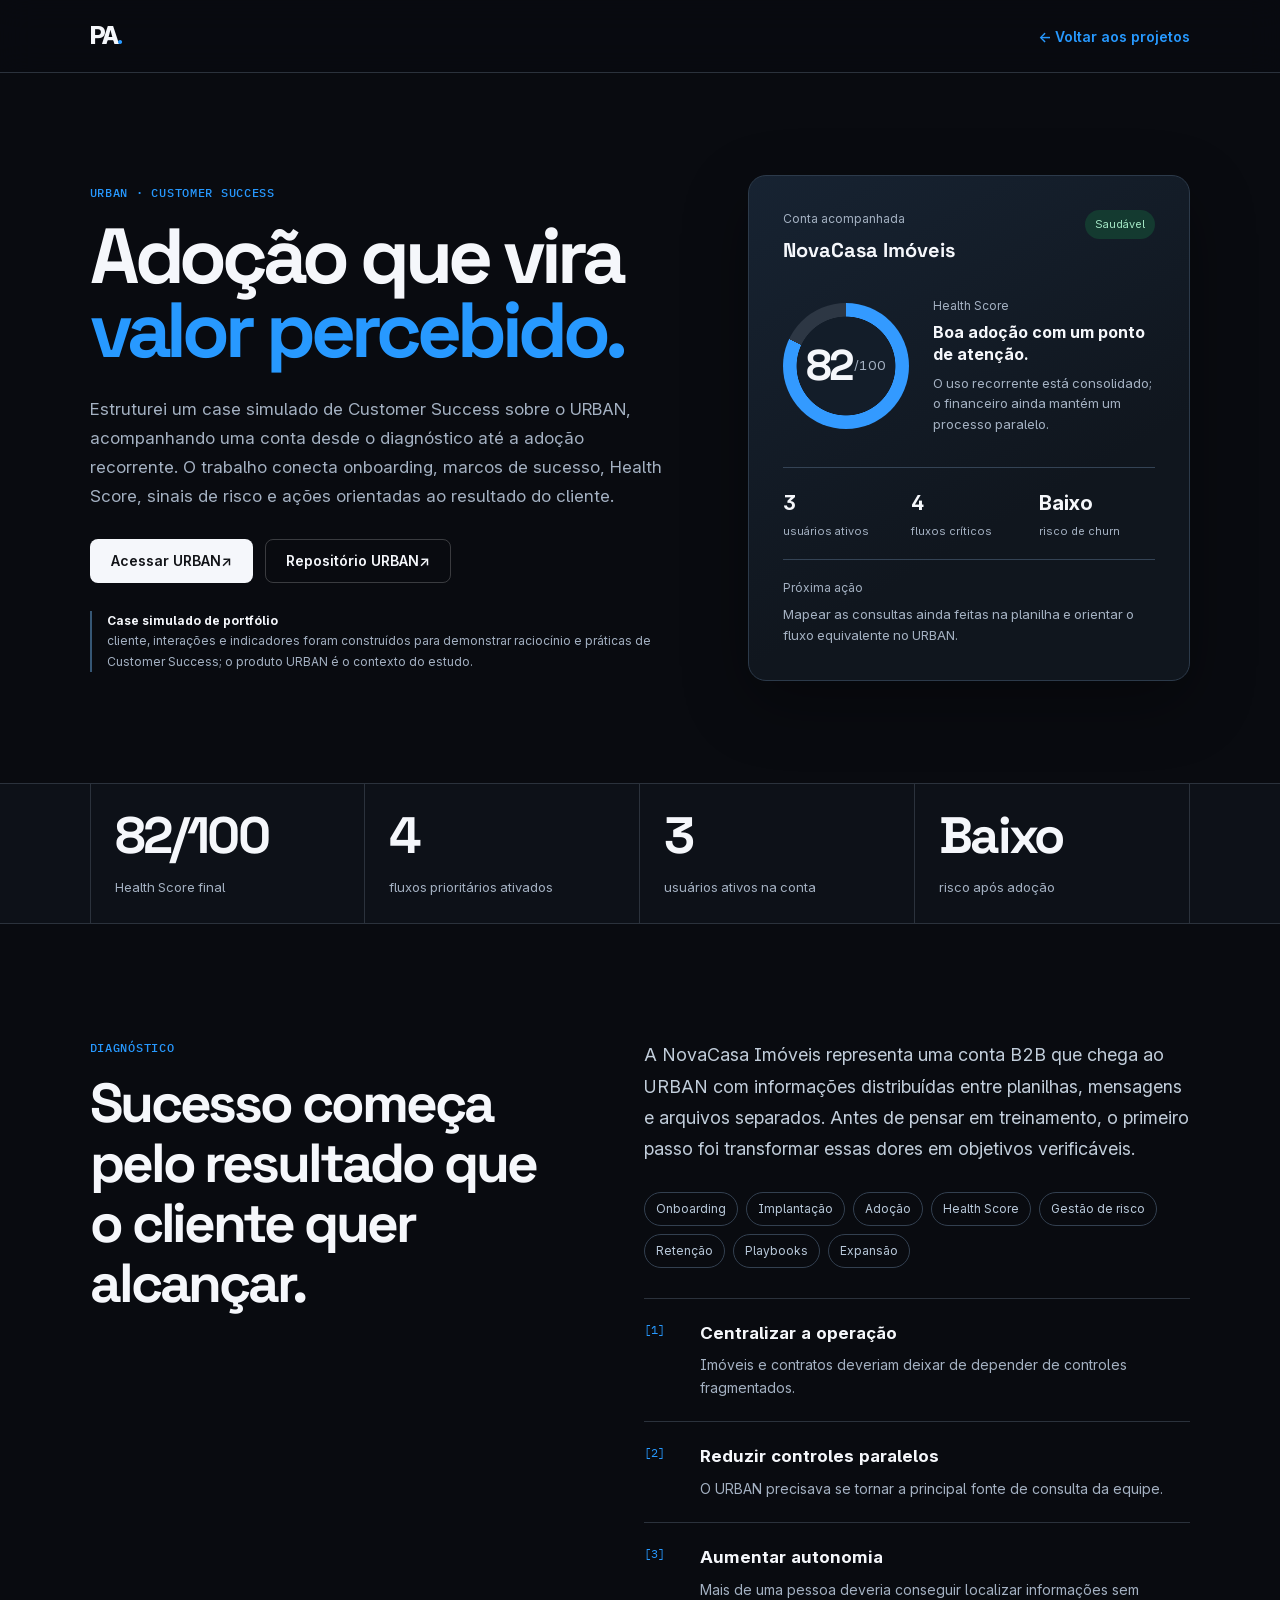
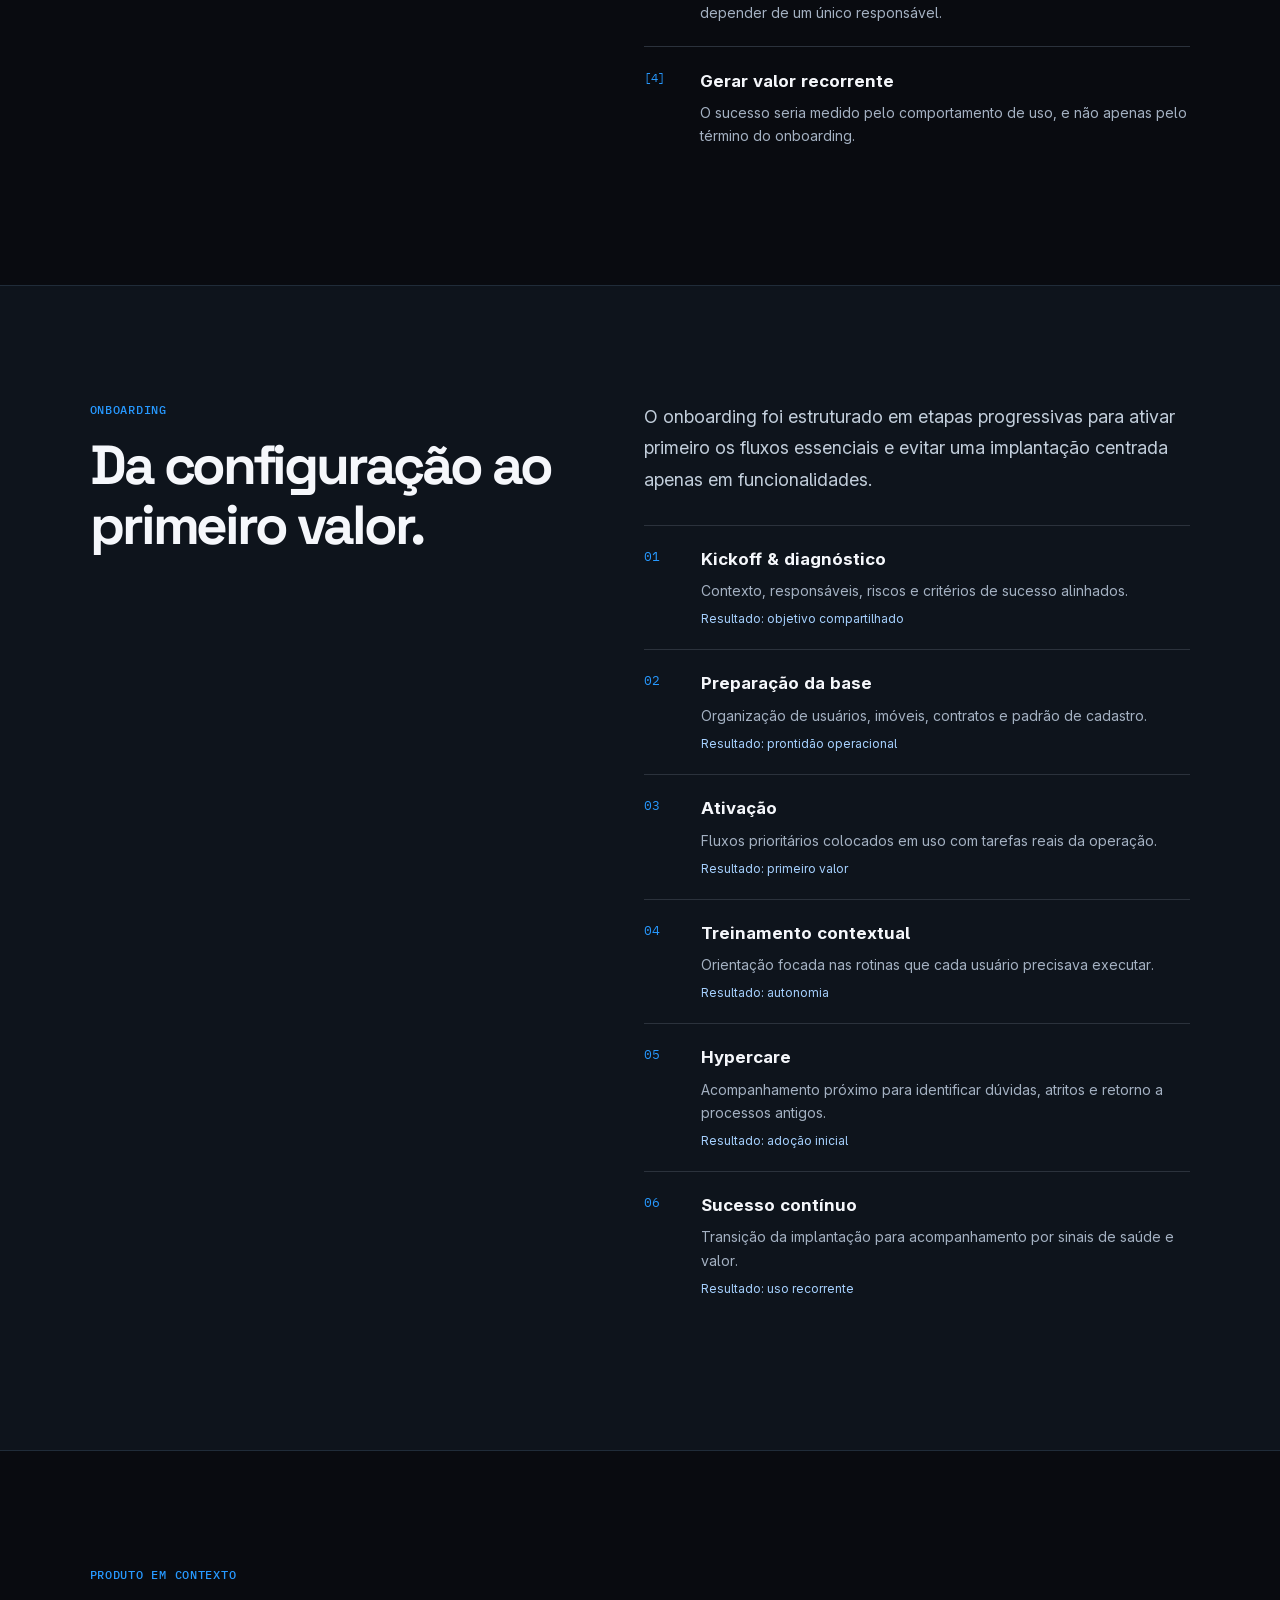
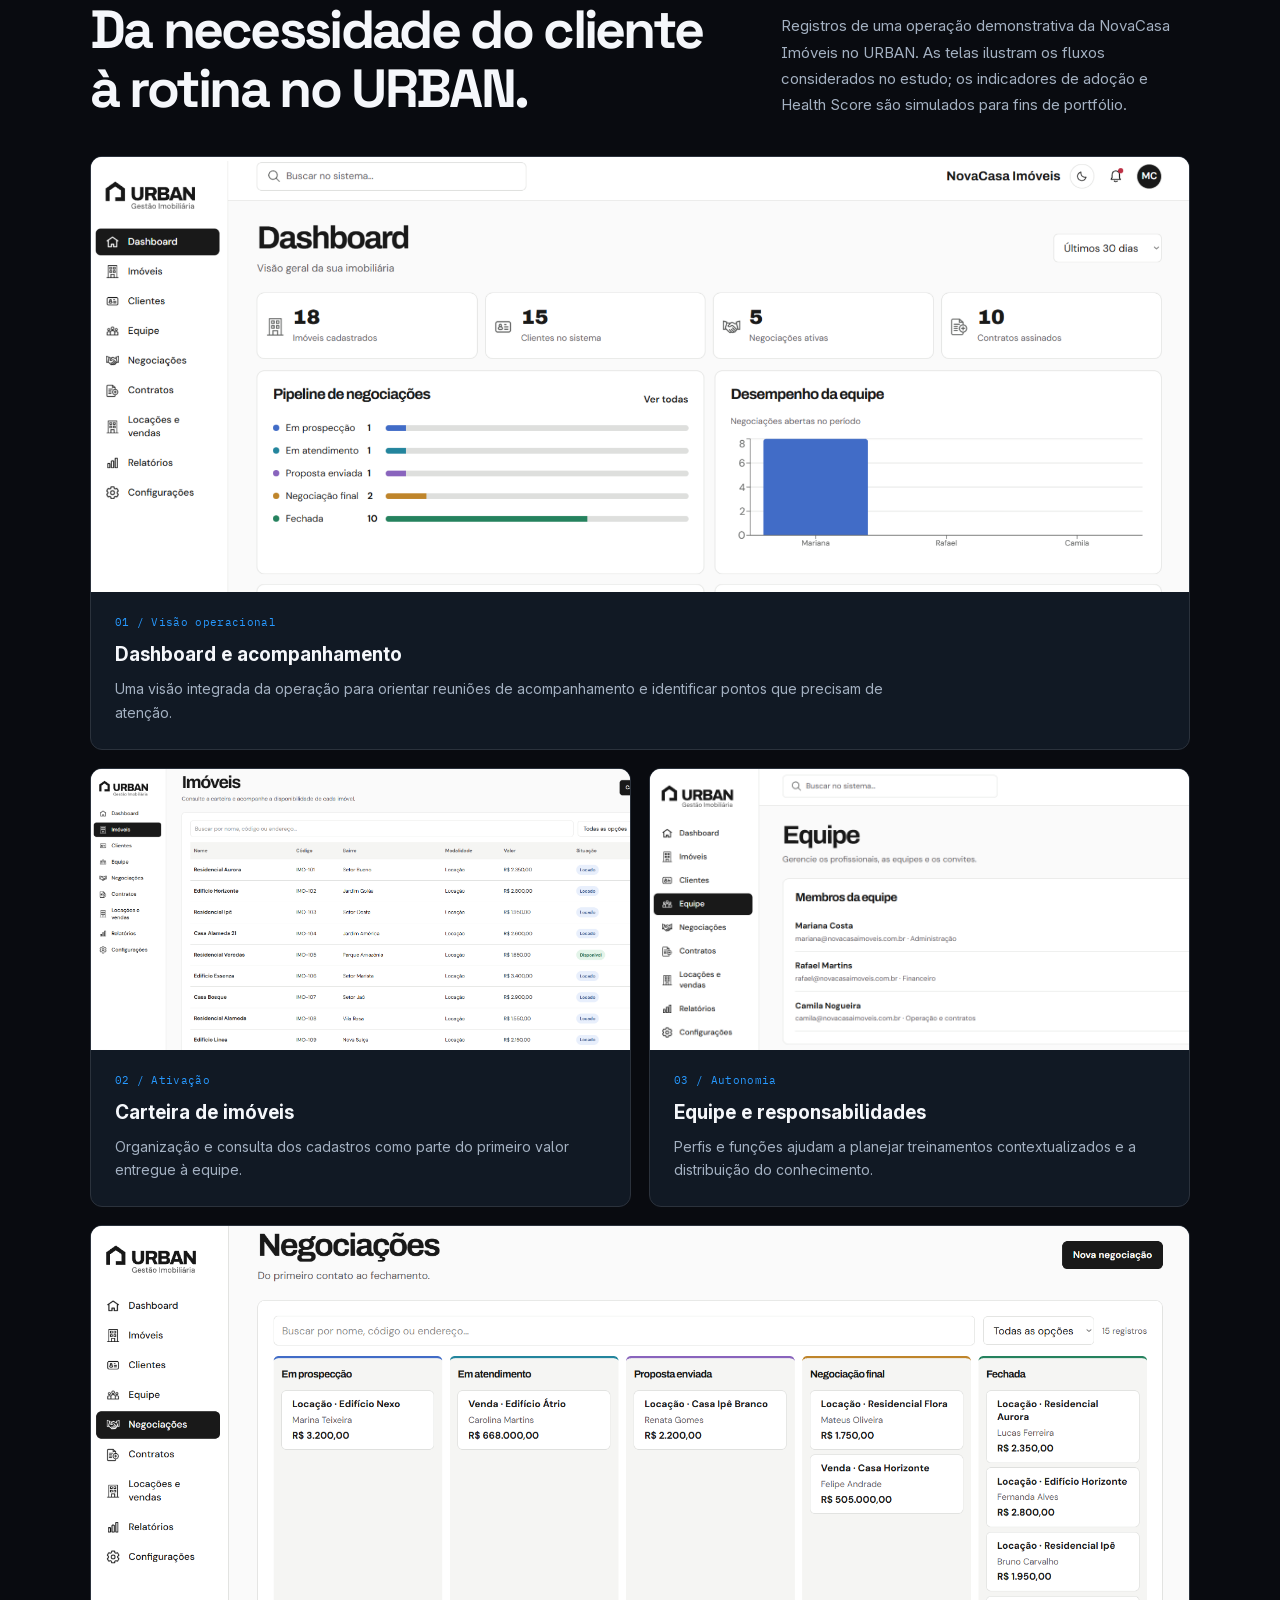
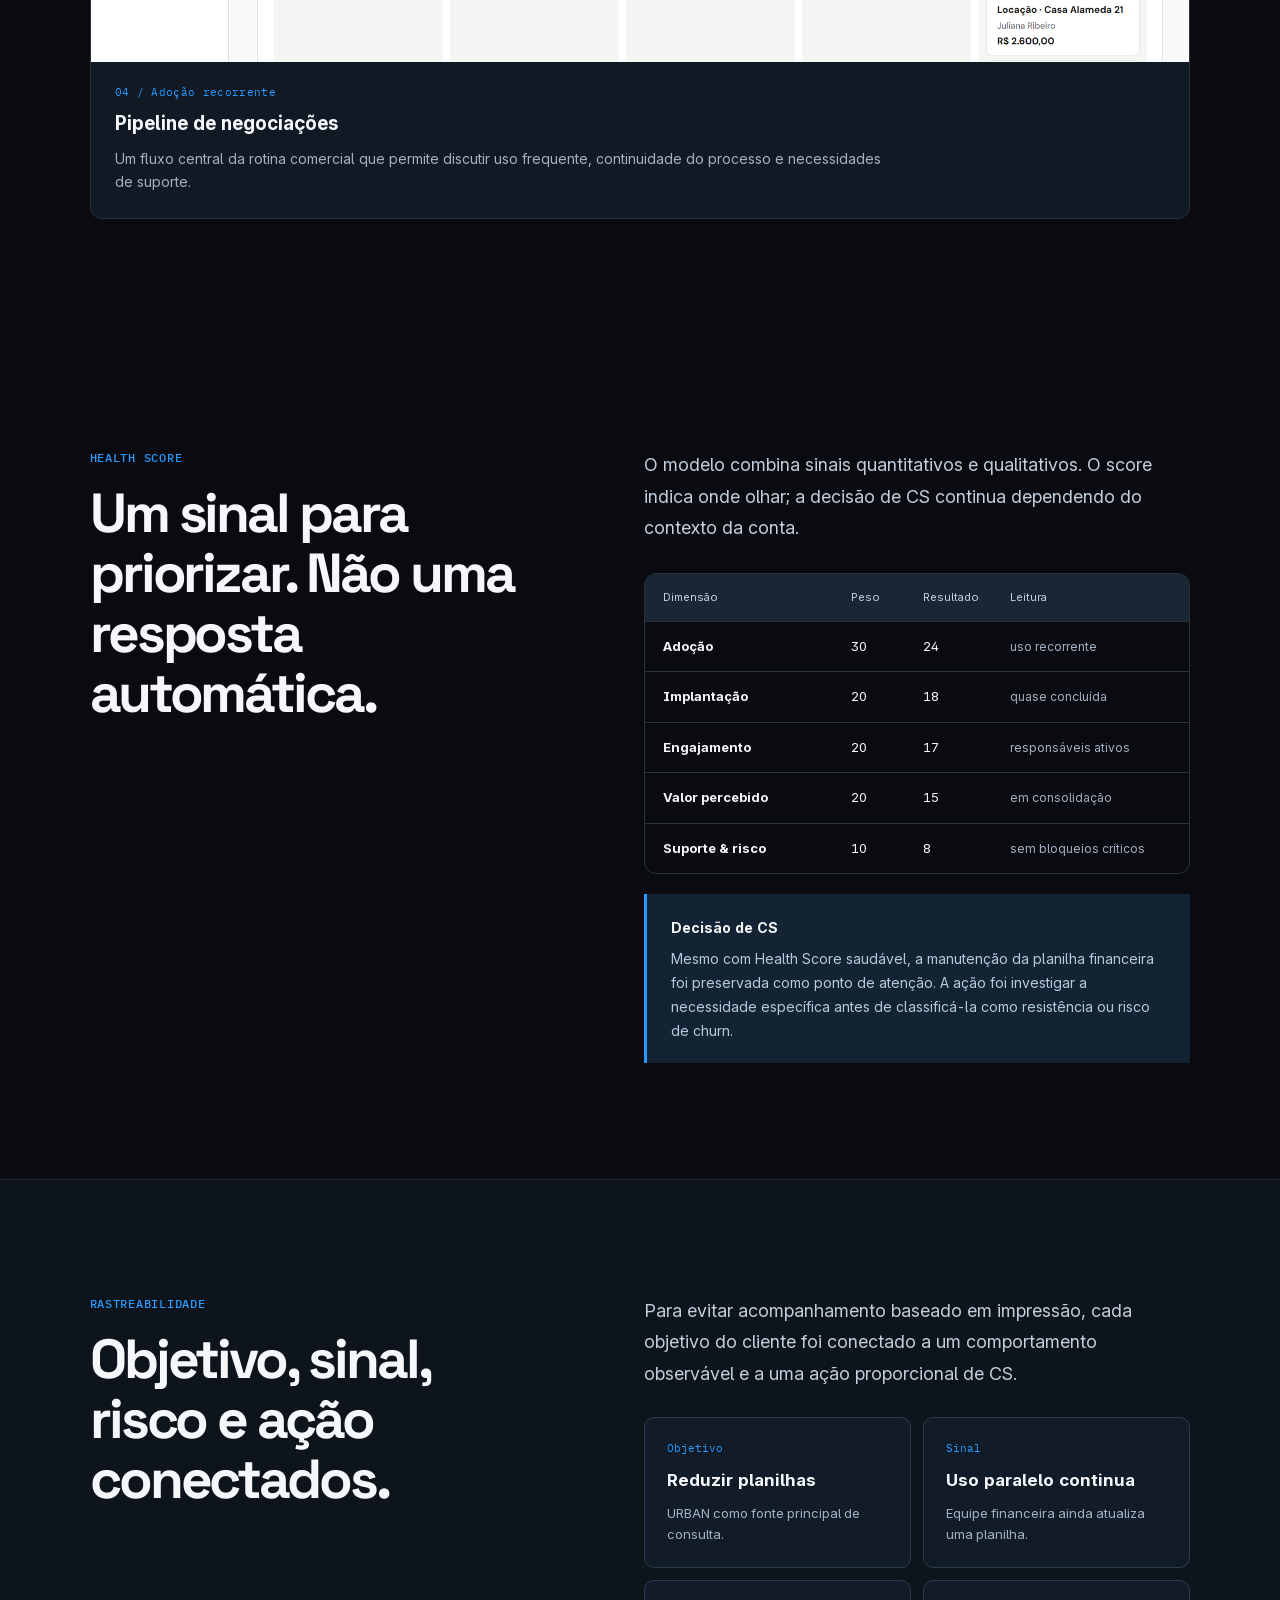
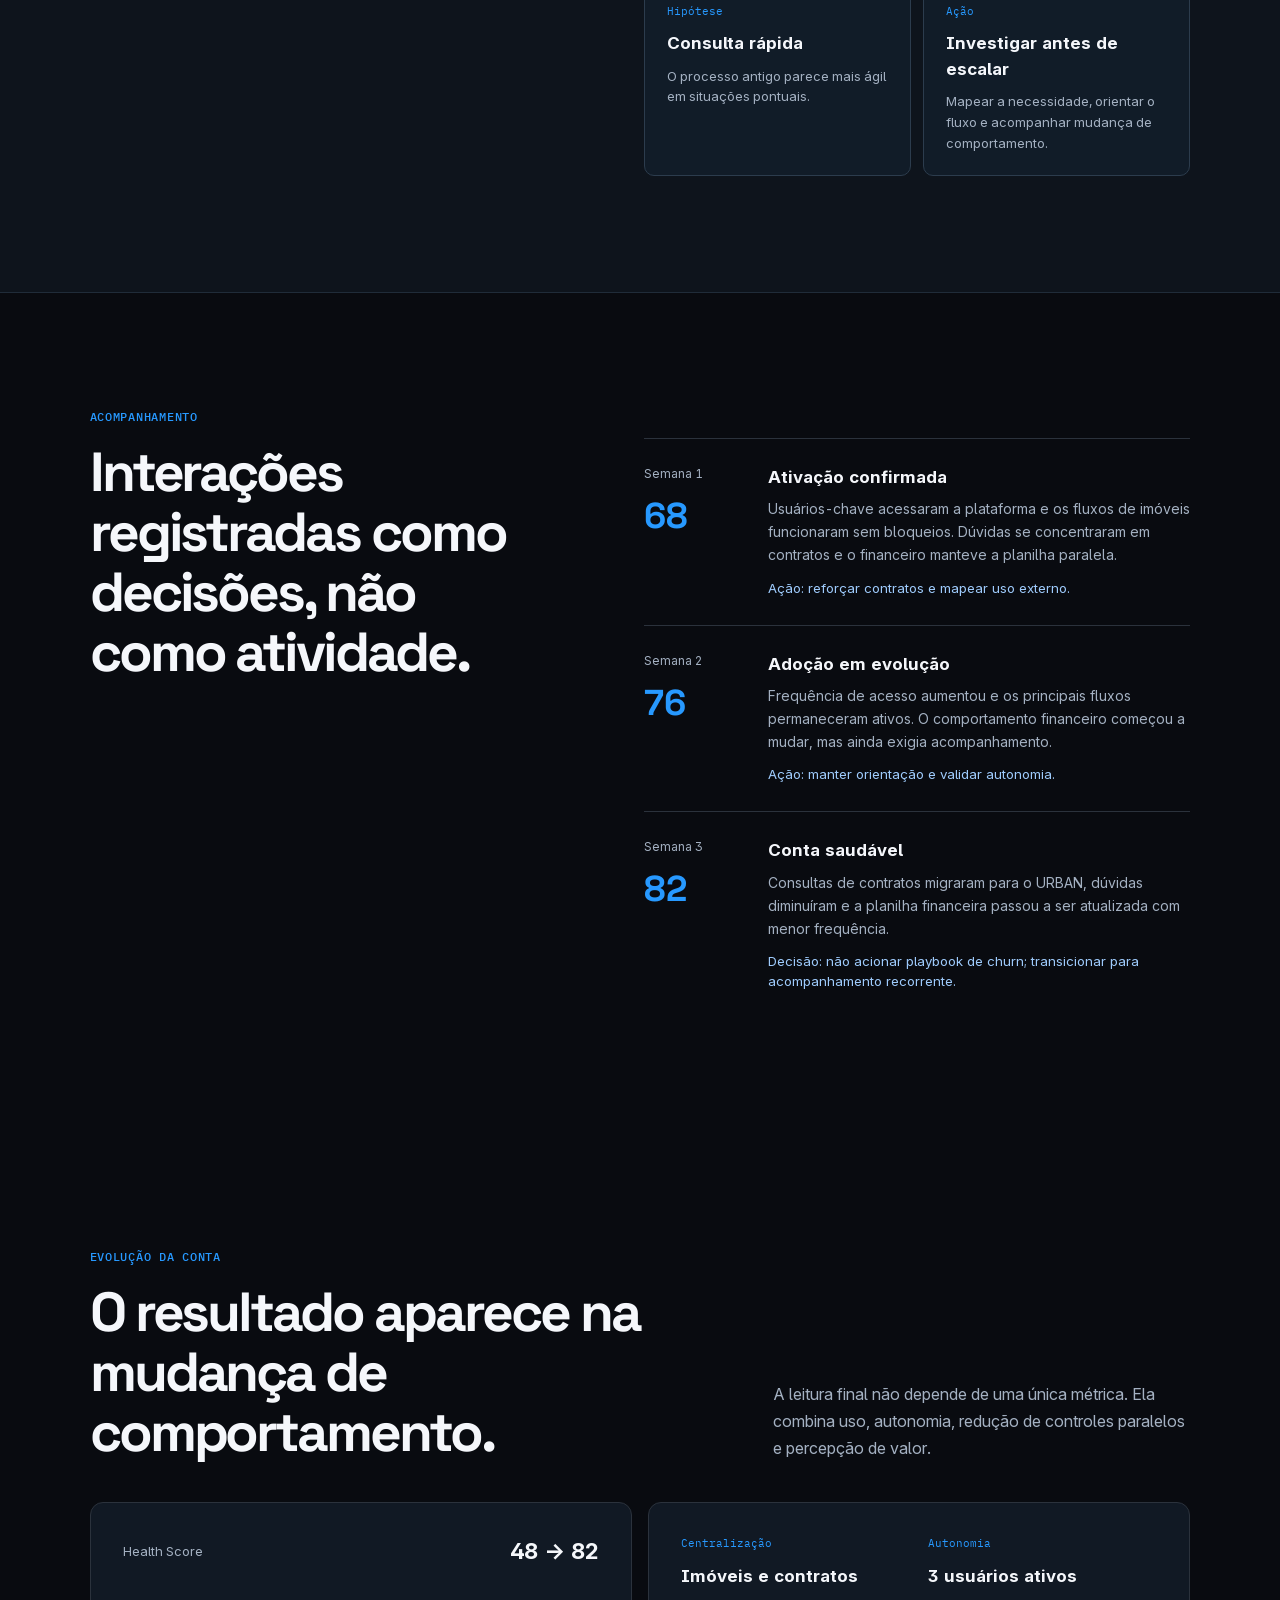
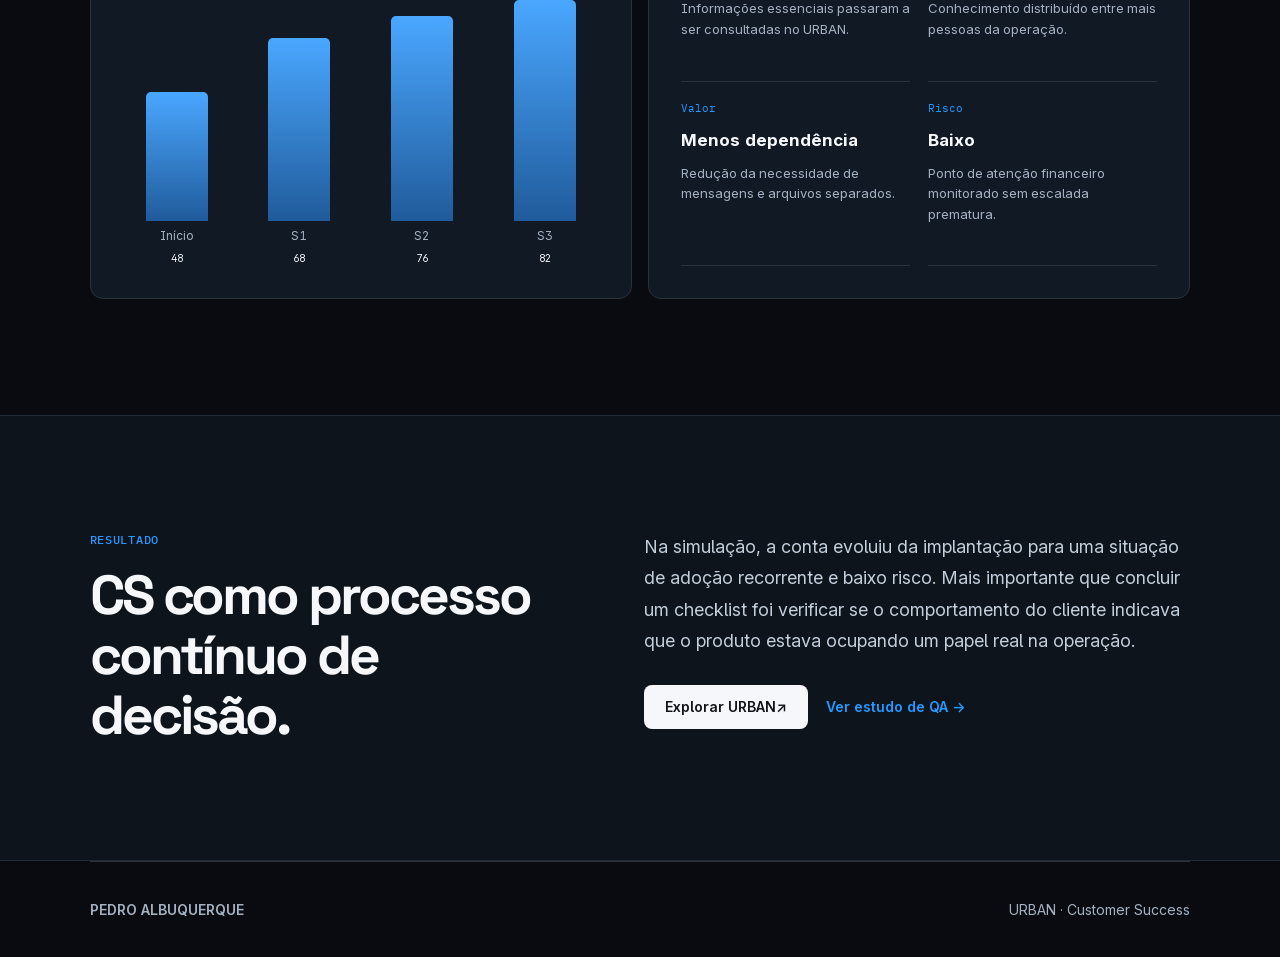
<file: estudos/onboarding.html>
<!doctype html>
<html lang="pt-BR">
<head>
  <meta charset="utf-8">
  <meta name="viewport" content="width=device-width, initial-scale=1">
  <meta name="description" content="Case simulado de Customer Success aplicado ao URBAN: diagnóstico, onboarding, adoção, Health Score, gestão de risco e evolução da conta.">
  <meta name="theme-color" content="#090b10">
  <title>URBAN · Customer Success | Pedro Albuquerque</title>
  <link rel="preconnect" href="https://fonts.googleapis.com">
  <link rel="preconnect" href="https://fonts.gstatic.com" crossorigin>
  <link href="https://fonts.googleapis.com/css2?family=IBM+Plex+Mono:wght@500&amp;family=Space+Grotesk:wght@400;500;700&amp;display=swap" rel="stylesheet">
  <link rel="icon" type="image/png" sizes="109x109" href="../assets/favicon.png">
  <link rel="apple-touch-icon" href="../assets/favicon.png">
  <link rel="stylesheet" href="../styles.css">
  <link rel="stylesheet" href="customer-success.css">
</head>
<body class="case-page cs-page">
  <header class="case-header">
    <div class="container case-nav">
      <a class="logo" href="../index.html" aria-label="Pedro Albuquerque — início">PA<span>.</span></a>
      <a class="text-button" href="../index.html#projetos">← Voltar aos projetos</a>
    </div>
  </header>

  <main>
    <section class="container cs-hero" aria-labelledby="cs-title">
      <div class="cs-hero-copy">
        <p class="eyebrow">URBAN · Customer Success</p>
        <h1 id="cs-title">Adoção que vira<br><span>valor percebido.</span></h1>
        <p class="cs-lead">Estruturei um case simulado de Customer Success sobre o URBAN, acompanhando uma conta desde o diagnóstico até a adoção recorrente. O trabalho conecta onboarding, marcos de sucesso, Health Score, sinais de risco e ações orientadas ao resultado do cliente.</p>
        <div class="cs-actions">
          <a class="button button-light" href="https://urban-gestao-imobiliaria.vercel.app" target="_blank" rel="noopener noreferrer">Acessar URBAN <span aria-hidden="true">↗</span></a>
          <a class="button button-outline" href="https://github.com/pedroalbuqu3rque/urban-gestao-imobiliaria" target="_blank" rel="noopener noreferrer">Repositório URBAN <span aria-hidden="true">↗</span></a>
        </div>
        <p class="cs-simulation-note"><span>Case simulado de portfólio</span> cliente, interações e indicadores foram construídos para demonstrar raciocínio e práticas de Customer Success; o produto URBAN é o contexto do estudo.</p>
      </div>

      <aside class="cs-account-card" aria-label="Resumo da conta NovaCasa Imóveis">
        <div class="cs-account-top">
          <div><span class="cs-account-label">Conta acompanhada</span><strong>NovaCasa Imóveis</strong></div>
          <span class="cs-health-pill">Saudável</span>
        </div>
        <div class="cs-score-row">
          <div class="cs-score-ring" aria-label="Health Score 82 de 100"><span>82</span><small>/100</small></div>
          <div class="cs-score-copy"><span>Health Score</span><strong>Boa adoção com um ponto de atenção.</strong><p>O uso recorrente está consolidado; o financeiro ainda mantém um processo paralelo.</p></div>
        </div>
        <div class="cs-account-stats">
          <div><strong>3</strong><span>usuários ativos</span></div>
          <div><strong>4</strong><span>fluxos críticos</span></div>
          <div><strong>Baixo</strong><span>risco de churn</span></div>
        </div>
        <div class="cs-next-action"><span>Próxima ação</span><p>Mapear as consultas ainda feitas na planilha e orientar o fluxo equivalente no URBAN.</p></div>
      </aside>
    </section>

    <section class="cs-metrics" aria-label="Resumo do case de Customer Success">
      <div class="container cs-metrics-grid">
        <div class="cs-metric"><strong>82/100</strong><span>Health Score final</span></div>
        <div class="cs-metric"><strong>4</strong><span>fluxos prioritários ativados</span></div>
        <div class="cs-metric"><strong>3</strong><span>usuários ativos na conta</span></div>
        <div class="cs-metric"><strong>Baixo</strong><span>risco após adoção</span></div>
      </div>
    </section>

    <section class="container cs-section cs-split">
      <div class="cs-section-heading">
        <p class="eyebrow">Diagnóstico</p>
        <h2>Sucesso começa pelo resultado que o cliente quer alcançar.</h2>
      </div>
      <div class="cs-section-content">
        <p class="cs-body-lg">A NovaCasa Imóveis representa uma conta B2B que chega ao URBAN com informações distribuídas entre planilhas, mensagens e arquivos separados. Antes de pensar em treinamento, o primeiro passo foi transformar essas dores em objetivos verificáveis.</p>
        <div class="cs-tags" aria-label="Competências aplicadas">
          <span>Onboarding</span><span>Implantação</span><span>Adoção</span><span>Health Score</span><span>Gestão de risco</span><span>Retenção</span><span>Playbooks</span><span>Expansão</span>
        </div>
        <div class="cs-objectives">
          <article><span>[1]</span><div><strong>Centralizar a operação</strong><p>Imóveis e contratos deveriam deixar de depender de controles fragmentados.</p></div></article>
          <article><span>[2]</span><div><strong>Reduzir controles paralelos</strong><p>O URBAN precisava se tornar a principal fonte de consulta da equipe.</p></div></article>
          <article><span>[3]</span><div><strong>Aumentar autonomia</strong><p>Mais de uma pessoa deveria conseguir localizar informações sem depender de um único responsável.</p></div></article>
          <article><span>[4]</span><div><strong>Gerar valor recorrente</strong><p>O sucesso seria medido pelo comportamento de uso, e não apenas pelo término do onboarding.</p></div></article>
        </div>
      </div>
    </section>

    <section class="cs-dark-section">
      <div class="container cs-section cs-split">
        <div class="cs-section-heading">
          <p class="eyebrow">Onboarding</p>
          <h2>Da configuração ao primeiro valor.</h2>
        </div>
        <div class="cs-section-content">
          <p class="cs-body-lg">O onboarding foi estruturado em etapas progressivas para ativar primeiro os fluxos essenciais e evitar uma implantação centrada apenas em funcionalidades.</p>
          <ol class="cs-journey">
            <li><span>01</span><div><strong>Kickoff &amp; diagnóstico</strong><p>Contexto, responsáveis, riscos e critérios de sucesso alinhados.</p></div><small>Resultado: objetivo compartilhado</small></li>
            <li><span>02</span><div><strong>Preparação da base</strong><p>Organização de usuários, imóveis, contratos e padrão de cadastro.</p></div><small>Resultado: prontidão operacional</small></li>
            <li><span>03</span><div><strong>Ativação</strong><p>Fluxos prioritários colocados em uso com tarefas reais da operação.</p></div><small>Resultado: primeiro valor</small></li>
            <li><span>04</span><div><strong>Treinamento contextual</strong><p>Orientação focada nas rotinas que cada usuário precisava executar.</p></div><small>Resultado: autonomia</small></li>
            <li><span>05</span><div><strong>Hypercare</strong><p>Acompanhamento próximo para identificar dúvidas, atritos e retorno a processos antigos.</p></div><small>Resultado: adoção inicial</small></li>
            <li><span>06</span><div><strong>Sucesso contínuo</strong><p>Transição da implantação para acompanhamento por sinais de saúde e valor.</p></div><small>Resultado: uso recorrente</small></li>
          </ol>
        </div>
      </div>
    </section>


    <section class="container cs-product-section" aria-labelledby="cs-product-title">
      <div class="cs-product-heading">
        <div>
          <p class="eyebrow">Produto em contexto</p>
          <h2 id="cs-product-title">Da necessidade do cliente à rotina no URBAN.</h2>
        </div>
        <p>Registros de uma operação demonstrativa da NovaCasa Imóveis no URBAN. As telas ilustram os fluxos considerados no estudo; os indicadores de adoção e Health Score são simulados para fins de portfólio.</p>
      </div>
      <div class="cs-product-gallery">
        <figure class="cs-product-shot cs-product-shot-wide">
          <a href="../assets/urban-cs/dashboard.png" target="_blank" rel="noopener noreferrer" aria-label="Abrir captura do dashboard URBAN em tamanho original"><img src="../assets/urban-cs/dashboard.png" alt="Dashboard do URBAN com indicadores de imóveis, clientes, negociações, contratos e atividades da NovaCasa Imóveis" loading="lazy"></a>
          <figcaption><span>01 / Visão operacional</span><strong>Dashboard e acompanhamento</strong><p>Uma visão integrada da operação para orientar reuniões de acompanhamento e identificar pontos que precisam de atenção.</p></figcaption>
        </figure>
        <figure class="cs-product-shot">
          <a href="../assets/urban-cs/imoveis.png" target="_blank" rel="noopener noreferrer" aria-label="Abrir captura da carteira de imóveis"><img src="../assets/urban-cs/imoveis.png" alt="Listagem de imóveis no URBAN com busca, modalidade, valores e situação de cada registro" loading="lazy"></a>
          <figcaption><span>02 / Ativação</span><strong>Carteira de imóveis</strong><p>Organização e consulta dos cadastros como parte do primeiro valor entregue à equipe.</p></figcaption>
        </figure>
        <figure class="cs-product-shot">
          <a href="../assets/urban-cs/equipe.png" target="_blank" rel="noopener noreferrer" aria-label="Abrir captura da equipe"><img src="../assets/urban-cs/equipe.png" alt="Página de equipe do URBAN mostrando os três perfis ativos da NovaCasa Imóveis" loading="lazy"></a>
          <figcaption><span>03 / Autonomia</span><strong>Equipe e responsabilidades</strong><p>Perfis e funções ajudam a planejar treinamentos contextualizados e a distribuição do conhecimento.</p></figcaption>
        </figure>
        <figure class="cs-product-shot cs-product-shot-wide">
          <a href="../assets/urban-cs/negociacoes.png" target="_blank" rel="noopener noreferrer" aria-label="Abrir captura do pipeline de negociações"><img src="../assets/urban-cs/negociacoes.png" alt="Quadro Kanban de negociações do URBAN dividido por prospecção, atendimento, proposta, negociação final e fechada" loading="lazy"></a>
          <figcaption><span>04 / Adoção recorrente</span><strong>Pipeline de negociações</strong><p>Um fluxo central da rotina comercial que permite discutir uso frequente, continuidade do processo e necessidades de suporte.</p></figcaption>
        </figure>
      </div>
    </section>

    <section class="container cs-section cs-split">
      <div class="cs-section-heading">
        <p class="eyebrow">Health Score</p>
        <h2>Um sinal para priorizar. Não uma resposta automática.</h2>
      </div>
      <div class="cs-section-content">
        <p class="cs-body-lg">O modelo combina sinais quantitativos e qualitativos. O score indica onde olhar; a decisão de CS continua dependendo do contexto da conta.</p>
        <div class="cs-score-table" role="table" aria-label="Composição do Health Score">
          <div class="cs-score-head" role="row"><span>Dimensão</span><span>Peso</span><span>Resultado</span><span>Leitura</span></div>
          <div role="row"><strong>Adoção</strong><span>30</span><span>24</span><small>uso recorrente</small></div>
          <div role="row"><strong>Implantação</strong><span>20</span><span>18</span><small>quase concluída</small></div>
          <div role="row"><strong>Engajamento</strong><span>20</span><span>17</span><small>responsáveis ativos</small></div>
          <div role="row"><strong>Valor percebido</strong><span>20</span><span>15</span><small>em consolidação</small></div>
          <div role="row"><strong>Suporte &amp; risco</strong><span>10</span><span>8</span><small>sem bloqueios críticos</small></div>
        </div>
        <div class="cs-callout">
          <strong>Decisão de CS</strong>
          <p>Mesmo com Health Score saudável, a manutenção da planilha financeira foi preservada como ponto de atenção. A ação foi investigar a necessidade específica antes de classificá-la como resistência ou risco de churn.</p>
        </div>
      </div>
    </section>

    <section class="cs-dark-section">
      <div class="container cs-section cs-split">
        <div class="cs-section-heading">
          <p class="eyebrow">Rastreabilidade</p>
          <h2>Objetivo, sinal, risco e ação conectados.</h2>
        </div>
        <div class="cs-section-content">
          <p class="cs-body-lg">Para evitar acompanhamento baseado em impressão, cada objetivo do cliente foi conectado a um comportamento observável e a uma ação proporcional de CS.</p>
          <div class="cs-trace-grid">
            <article><span>Objetivo</span><strong>Reduzir planilhas</strong><p>URBAN como fonte principal de consulta.</p></article>
            <article><span>Sinal</span><strong>Uso paralelo continua</strong><p>Equipe financeira ainda atualiza uma planilha.</p></article>
            <article><span>Hipótese</span><strong>Consulta rápida</strong><p>O processo antigo parece mais ágil em situações pontuais.</p></article>
            <article><span>Ação</span><strong>Investigar antes de escalar</strong><p>Mapear a necessidade, orientar o fluxo e acompanhar mudança de comportamento.</p></article>
          </div>
        </div>
      </div>
    </section>

    <section class="container cs-section cs-split">
      <div class="cs-section-heading">
        <p class="eyebrow">Acompanhamento</p>
        <h2>Interações registradas como decisões, não como atividade.</h2>
      </div>
      <div class="cs-section-content">
        <div class="cs-timeline">
          <article>
            <div class="cs-time"><span>Semana 1</span><b>68</b></div>
            <div><strong>Ativação confirmada</strong><p>Usuários-chave acessaram a plataforma e os fluxos de imóveis funcionaram sem bloqueios. Dúvidas se concentraram em contratos e o financeiro manteve a planilha paralela.</p><small>Ação: reforçar contratos e mapear uso externo.</small></div>
          </article>
          <article>
            <div class="cs-time"><span>Semana 2</span><b>76</b></div>
            <div><strong>Adoção em evolução</strong><p>Frequência de acesso aumentou e os principais fluxos permaneceram ativos. O comportamento financeiro começou a mudar, mas ainda exigia acompanhamento.</p><small>Ação: manter orientação e validar autonomia.</small></div>
          </article>
          <article>
            <div class="cs-time"><span>Semana 3</span><b>82</b></div>
            <div><strong>Conta saudável</strong><p>Consultas de contratos migraram para o URBAN, dúvidas diminuíram e a planilha financeira passou a ser atualizada com menor frequência.</p><small>Decisão: não acionar playbook de churn; transicionar para acompanhamento recorrente.</small></div>
          </article>
        </div>
      </div>
    </section>

    <section class="container cs-evolution-section">
      <div class="cs-evolution-heading">
        <div><p class="eyebrow">Evolução da conta</p><h2>O resultado aparece na mudança de comportamento.</h2></div>
        <p>A leitura final não depende de uma única métrica. Ela combina uso, autonomia, redução de controles paralelos e percepção de valor.</p>
      </div>
      <div class="cs-evolution-board">
        <div class="cs-evolution-chart" aria-label="Evolução simulada do Health Score de 48 para 82">
          <div class="cs-chart-head"><span>Health Score</span><strong>48 → 82</strong></div>
          <div class="cs-bars">
            <div><i style="--h:48%"></i><span>Início</span><small>48</small></div>
            <div><i style="--h:68%"></i><span>S1</span><small>68</small></div>
            <div><i style="--h:76%"></i><span>S2</span><small>76</small></div>
            <div><i style="--h:82%"></i><span>S3</span><small>82</small></div>
          </div>
        </div>
        <div class="cs-outcomes">
          <article><span>Centralização</span><strong>Imóveis e contratos</strong><p>Informações essenciais passaram a ser consultadas no URBAN.</p></article>
          <article><span>Autonomia</span><strong>3 usuários ativos</strong><p>Conhecimento distribuído entre mais pessoas da operação.</p></article>
          <article><span>Valor</span><strong>Menos dependência</strong><p>Redução da necessidade de mensagens e arquivos separados.</p></article>
          <article><span>Risco</span><strong>Baixo</strong><p>Ponto de atenção financeiro monitorado sem escalada prematura.</p></article>
        </div>
      </div>
    </section>

    <section class="cs-dark-section cs-closing">
      <div class="container cs-section cs-split">
        <div class="cs-section-heading"><p class="eyebrow">Resultado</p><h2>CS como processo contínuo de decisão.</h2></div>
        <div class="cs-section-content">
          <p class="cs-body-lg">Na simulação, a conta evoluiu da implantação para uma situação de adoção recorrente e baixo risco. Mais importante que concluir um checklist foi verificar se o comportamento do cliente indicava que o produto estava ocupando um papel real na operação.</p>
          <div class="cs-final-actions">
            <a class="button button-light" href="https://urban-gestao-imobiliaria.vercel.app" target="_blank" rel="noopener noreferrer">Explorar URBAN <span aria-hidden="true">↗</span></a>
            <a class="text-button" href="automacao.html">Ver estudo de QA →</a>
          </div>
        </div>
      </div>
    </section>
  </main>

  <footer class="container site-footer qa-footer"><strong>Pedro Albuquerque</strong><span>URBAN · Customer Success</span></footer>
</body>
</html>
</file>
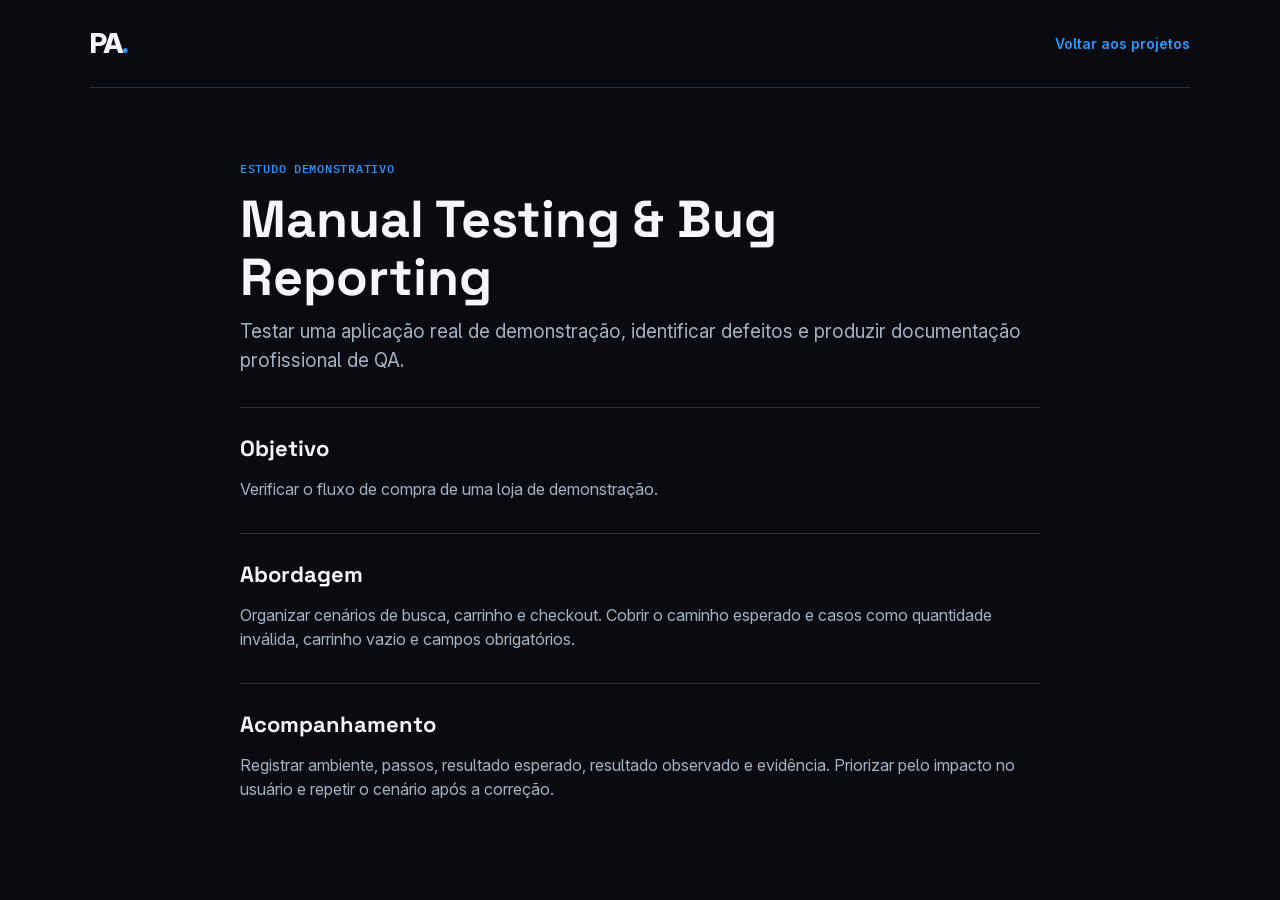
<file: estudos/testes-manuais.html>
<!doctype html>
<html lang="pt-BR">
<head>
  <meta charset="utf-8">
  <meta name="viewport" content="width=device-width, initial-scale=1">
  <meta name="description" content="Testar uma aplicação real de demonstração, identificar defeitos e produzir documentação profissional de QA.">
  <meta name="theme-color" content="#080808">
  <title>Manual Testing &amp; Bug Reporting | Pedro Albuquerque</title>
  <link rel="preconnect" href="https://fonts.googleapis.com">
  <link rel="preconnect" href="https://fonts.gstatic.com" crossorigin>
  <link href="https://fonts.googleapis.com/css2?family=IBM+Plex+Mono:wght@500&amp;family=Space+Grotesk:wght@400;500;700&amp;display=swap" rel="stylesheet">
  <link rel="icon" type="image/png" sizes="109x109" href="../assets/favicon.png">
  <link rel="apple-touch-icon" href="../assets/favicon.png">
  <link rel="stylesheet" href="../styles.css">
</head>
<body>
  <header class="container site-header">
    <a class="logo" href="../index.html" aria-label="Pedro Albuquerque — início">PA<span>.</span></a>
    <a class="text-button" href="../index.html#projetos">Voltar aos projetos</a>
  </header>
  <main class="container case-study">
    <p class="eyebrow">Estudo demonstrativo</p>
    <h1>Manual Testing &amp; Bug Reporting</h1>
    <p class="case-intro">Testar uma aplicação real de demonstração, identificar defeitos e produzir documentação profissional de QA.</p>
    <section><h2>Objetivo</h2><p>Verificar o fluxo de compra de uma loja de demonstração.</p></section>
    <section><h2>Abordagem</h2><p>Organizar cenários de busca, carrinho e checkout. Cobrir o caminho esperado e casos como quantidade inválida, carrinho vazio e campos obrigatórios.</p></section>
    <section><h2>Acompanhamento</h2><p>Registrar ambiente, passos, resultado esperado, resultado observado e evidência. Priorizar pelo impacto no usuário e repetir o cenário após a correção.</p></section>
  </main>
</body>
</html>
</file>
<file: styles.css>
@font-face {
  font-family: Inter;
  src: url("assets/inter.woff2") format("woff2");
  font-weight: 100 900;
  font-display: swap;
}

/* Space Grotesk e IBM Plex Mono são carregadas no HTML com fallback local. */

:root {
  color-scheme: dark;
  --header-height: 88px;
  --background: #090b10;
  --surface: #13161b;
  --border: #2b323c;
  --text: #f5f7fb;
  --muted: #a4b1c2;
  --accent: #2799ff;
  --accent-deep: #111923;
  --accent-border: #2a3c51;
  --accent-ink: #06111f;
  --font-display: "Space Grotesk", Inter, system-ui, sans-serif;
  --font-mono: "IBM Plex Mono", Consolas, monospace;
  font-family: Inter, system-ui, sans-serif;
  line-height: 1.5;
  color: var(--text);
  background: var(--background);
}

*, *::before, *::after { box-sizing: border-box; }
body, h1, h2, h3, h4, p, ul { margin: 0; }
ul { padding: 0; list-style: none; }
a { color: inherit; text-decoration: none; }
button { color: inherit; font: inherit; cursor: pointer; }
img { display: block; }
:focus-visible { outline: 2px solid var(--accent); outline-offset: 4px; }
html { scroll-behavior: smooth; }
[id] { scroll-margin-top: calc(var(--header-height) + 32px); }

.container { width: min(1240px, calc(100% - clamp(32px, 14vw, 200px))); margin-inline: auto; }
.skip-link { position: fixed; z-index: 3; translate: 0 -150%; padding: 12px; background: var(--surface); }
.skip-link:focus { translate: 0; }
.sticky-header { position: sticky; top: 0; z-index: 2; background: var(--background); }
.site-header { display: flex; align-items: center; justify-content: space-between; gap: 12px; min-height: var(--header-height); border-bottom: 1px solid #242e3d; }
/* Assinatura PA. em Inter ExtraBold, com kerning ajustado. */
.logo { font-family: Inter, system-ui, sans-serif; font-size: clamp(27px, 2.1vw, 31px); font-weight: 800; letter-spacing: -.075em; }
.logo span, .hero h1 span { color: var(--accent); }
.site-header nav { display: block; }
.site-header nav .nav-links { display: flex; align-items: center; gap: clamp(12px, 3vw, 44px); }
.mobile-nav-meta, .menu-toggle, .menu-backdrop { display: none; }
.site-header nav a { position: relative; padding-block: 12px; color: var(--muted); font-size: 14px; }
.site-header nav a:hover, .site-header nav a[aria-current] { color: var(--text); }
.site-header nav a[aria-current] { font-weight: 600; }
.site-header nav a[aria-current]::after { content: ""; position: absolute; inset: auto 0 0; height: 2px; border-radius: 1px; background: var(--accent); }

.eyebrow { color: var(--accent); font-family: var(--font-mono); font-size: 12px; font-weight: 500; line-height: 18px; letter-spacing: .06em; text-transform: uppercase; }
.actions { display: flex; flex-wrap: wrap; gap: 12px; margin-top: 24px; }
.button { display: inline-flex; align-items: center; justify-content: center; min-height: 44px; padding: 10px 20px; border: 1px solid transparent; border-radius: 8px; font-size: 14px; font-weight: 600; }
.button-light { background: var(--text); color: #121418; }
.button-outline { border-color: #ffffff33; background: transparent; }
.button-primary { background: var(--accent); color: var(--accent-ink); }
.button:hover { filter: brightness(1.12); box-shadow: 0 0 0 1px var(--accent); }
/* Apresentação e retrato */
.hero { display: grid; grid-template-columns: minmax(0, 1fr) minmax(0, 32%); align-items: center; gap: clamp(24px, 5vw, 78px); margin-top: clamp(38px, 5vw, 76px); }
.hero h1 { font: 750 clamp(3.3rem, 6.7vw, 6rem)/.94 Inter, sans-serif; letter-spacing: -.06em; }
.hero-role { margin-top: 22px; font-size: clamp(1.15rem, 2.2vw, 2rem); font-weight: 600; line-height: 1.2; letter-spacing: -.035em; }
.hero-description, .urban-summary { max-width: 54ch; margin-top: 13px; color: var(--muted); font-size: clamp(1rem, 1.35vw, 1.2rem); }
.hero-status { margin-top: 15px; color: var(--muted); font-size: .875rem; }
.portrait { width: 100%; max-width: 360px; justify-self: center; }
.portrait img { width: 100%; height: auto; aspect-ratio: 4 / 5; object-fit: cover; object-position: 50% 45%; filter: grayscale(1); }
.urban-feature { display: grid; grid-template-columns: minmax(0, .8fr) minmax(0, 1.2fr); gap: clamp(24px, 5vw, 72px); align-items: center; margin-top: 36px; padding-block: clamp(24px, 3vw, 40px); border-block: 1px solid var(--border); }
.urban-feature h3 { margin-top: 16px; font: 750 clamp(2.8rem, 5vw, 4.75rem)/1 Inter, sans-serif; letter-spacing: -.055em; }
.urban-subtitle { margin-top: 6px; font-size: clamp(1.2rem, 2vw, 1.7rem); font-weight: 550; }
.urban-feature img { width: 100%; height: auto; border-radius: 6px; }
@media (max-width: 44rem) {
  .hero, .urban-feature { grid-template-columns: minmax(0, 1fr); }
  .hero h1 { font-size: clamp(2.65rem, 11vw, 4.5rem); }
  .portrait { justify-self: start; max-width: 280px; }
  .portrait img { aspect-ratio: 5 / 4; object-position: 50% 38%; }
}
.two-columns { display: grid; grid-template-columns: repeat(2, minmax(0, 1fr)); gap: 24px; }
.areas { margin-top: 75px; }
.panel { background: var(--surface); border: 1px solid var(--border); border-radius: 8px; }
.area { perspective: 1600px; min-width: 0; }
.area-inner { display: grid; min-height: 184px; transform-style: preserve-3d; transition: transform .45s ease; }
.area.is-flipped .area-inner { transform: rotateY(180deg); }
.area-front, .area-back { grid-area: 1 / 1; backface-visibility: hidden; cursor: pointer; }
.area-front { cursor: pointer; position: relative; display: flex; flex-direction: column; align-items: flex-start; padding: 22px 24px 16px 86px; background: transparent; border: 0; box-shadow: none; }
.area-front:hover, .area-front:focus-within { background: transparent; border-color: transparent; box-shadow: none; }
.area-front img { position: absolute; top: 50px; left: 26px; filter: grayscale(1) brightness(1.7); }
.area-front h2 { font-family: var(--font-display); font-size: 20px; line-height: 26px; }
.area-front p { margin: 8px 0 12px; color: var(--muted); }
.area-front button { margin-top: auto; }
.text-button { display: inline-flex; align-items: center; width: fit-content; min-height: 40px; color: var(--accent); border: 0; padding: 0; background: none; font-size: 14px; font-weight: 600; text-align: left; }
.text-button:hover { text-decoration: underline; text-underline-offset: 4px; }
.area-back { transform: rotateY(180deg); display: flex; flex-direction: column; padding: 14px 22px 20px; background: #151d27; border-color: #3d536a; }
.tools-heading { display: flex; align-items: center; justify-content: center; gap: 12px; margin-bottom: 12px; }
.tools-heading h3 { width: 100%; text-align: center; font-size: 18px; font-weight: 600; }
.tools { display: grid; grid-template-columns: repeat(3, minmax(0, 1fr)); gap: 12px 16px; }
.tools li { display: grid; place-items: center; text-align: center; overflow-wrap: anywhere; min-height: 42px; padding: 7px 11px; border: 1px solid #354453; border-radius: 6px; background: #181d26; color: #dee8f4; font-size: 14px; line-height: 20px; }

.page-section { margin-top: 96px; }
.section-title { margin-top: 12px; font-family: var(--font-display); font-size: clamp(29px, 3.4vw, 36px); line-height: 1.22; letter-spacing: -.025em; }
.section-intro { max-width: 680px; margin-top: 16px; color: var(--muted); line-height: 26px; }
.projects { margin-top: 42px; }
.project { display: flex; flex-direction: column; align-items: flex-start; min-height: 256px; padding: 26px 27px 18px; }
.project-heading { display: flex; justify-content: space-between; align-items: flex-start; gap: 16px; width: 100%; }
.project-heading h3 { font-family: var(--font-display); font-size: 22px; line-height: 28px; letter-spacing: -.012em; }
.project-heading img { flex: none; margin-top: 2px; filter: grayscale(1) brightness(1.5); opacity: .85; }
.project p { margin-top: 16px; color: var(--muted); }
.tags { display: flex; gap: 8px; flex-wrap: wrap; margin-top: auto; padding-top: 18px; }
.tags li { padding: 5px 10px; border: 1px solid #303c49; border-radius: 5px; background: #1c222a; color: #bac5d3; font-size: 14px; font-weight: 500; line-height: 20px; }
.project .text-button { margin-top: 14px; }

.about { display: grid; grid-template-columns: minmax(0, 384px) minmax(0, 1fr); grid-template-areas: "photo intro" "photo experiences"; gap: 0 48px; }
.about-copy { grid-area: intro; }
.about-experiences { grid-area: experiences; min-width: 0; }
.about-photo { grid-area: photo; position: relative; overflow: hidden; align-self: center; width: 100%; aspect-ratio: 384 / 400; border: 1px solid #ffffff1a; border-radius: 8px; }
.about-photo img { position: absolute; inset: 0 auto 0 0; width: 138.89%; height: 100%; }
.about-description { margin-top: 20px; color: var(--muted); line-height: 26px; }
.experience-heading { display: flex; justify-content: flex-start; align-items: center; gap: 8px; margin-top: 24px; }
.experience-heading h3 { font-size: 20px; font-weight: 600; }
.experience-list { display: flex; gap: 16px; overflow-x: auto; scroll-snap-type: x proximity; scrollbar-width: none; padding-bottom: 4px; overscroll-behavior-x: contain; cursor: grab; }
.experience-list::-webkit-scrollbar { display: none; }
.experience { flex: 0 0 min(var(--card-width), 92%); min-height: 128px; padding: 18px 19px; scroll-snap-align: start; }
.experience > div { display: flex; justify-content: flex-start; gap: 8px; color: var(--accent); font-size: 13px; min-height: 20px; }
.experience > div span:first-child { text-transform: uppercase; }
.experience h4 { margin-top: 10px; font-size: 17px; font-weight: 600; }
.experience p { margin-top: 6px; color: var(--muted); font-size: 14px; }

.contact { display: grid; align-items: center; grid-template-columns: minmax(0, 1fr) minmax(180px, 312px); gap: 32px; min-height: 304px; padding: 32px 39px; border: 1px solid var(--accent-border); border-radius: 10px; background: var(--accent-deep); }
.contact > div:first-child { align-self: start; }
.contact .section-title { margin-top: 18px; }
.contact p:not(.eyebrow) { max-width: 540px; margin-top: 24px; color: var(--muted); line-height: 26px; }
.contact-actions { display: grid; gap: 12px; margin-top: 28px; }
.contact-actions .button { min-height: 48px; }
.contact-actions .button-outline { border-color: #3b526c; }
.site-footer { display: flex; justify-content: space-between; gap: 16px; padding-block: 32px 40px; color: var(--muted); font-size: 14px; }
.site-footer strong { text-transform: uppercase; font-weight: 600; }

.contact-dialog { width: min(560px, calc(100% - 32px)); max-height: calc(100% - 32px); padding: 31px; border: 1px solid var(--accent-border); border-radius: 16px; background: var(--accent-deep); color: var(--text); }
.contact-dialog::backdrop { background: #000b; }
body:has(.contact-dialog[open]) { overflow: hidden; }
.contact-dialog .section-title { margin-top: 16px; padding-right: 24px; font-size: 32px; }
.contact-dialog #dialog-description { color: var(--muted); margin-top: 12px; }
.close-dialog { position: absolute; top: 19px; right: 19px; display: grid; place-items: center; width: 44px; height: 44px; border: 0; border-radius: 8px; background: transparent; }
.close-dialog:hover { background: #ffffff12; }
.channels { display: grid; gap: 12px; margin-top: 28px; }
.channels a { display: flex; align-items: center; gap: 16px; min-height: 80px; padding: 12px 15px; border: 1px solid var(--accent-border); border-radius: 10px; background: #171d25; }
.channels a:hover { border-color: var(--accent); }
.channel-icon { flex: 0 0 44px; display: grid; place-items: center; height: 44px; border-radius: 10px; background: #1b293a; }
.channels strong, .channels small { display: block; overflow-wrap: anywhere; }
.channels small { margin-top: 5px; color: var(--muted); font-size: 14px; }
.dialog-footer { display: flex; justify-content: space-between; gap: 12px; margin-top: 22px; padding-top: 20px; border-top: 1px solid var(--accent-border); color: var(--muted); font-size: 13px; }
.dialog-footer kbd { font: inherit; }

.case-study { max-width: 800px; padding-block: 72px; }
.case-study h1 { margin-top: 12px; font-family: var(--font-display); font-size: clamp(32px, 6vw, 52px); line-height: 1.12; }
.case-study p:not(.eyebrow) { margin-top: 12px; color: var(--muted); }
.case-study .case-intro { font-size: 19px; }
.case-study section { margin-top: 32px; padding-top: 24px; border-top: 1px solid var(--border); }
.case-study h2 { font-family: var(--font-display); font-size: 22px; }

/* O próprio cartão funciona como área de toque do link do estudo. */
.project { position: relative; }
.project .text-button::after { content: ""; position: absolute; inset: 0; border-radius: 8px; }
.project:focus-within { outline: 2px solid var(--accent); outline-offset: 3px; }
.experience-heading { margin-bottom: 10px; }
.experience-list { scroll-behavior: smooth; }
.experience-list.is-dragging { cursor: grabbing; scroll-snap-type: none; user-select: none; }

@media (hover: hover) {
  .project:hover, .area-front:hover, .area-back:hover { border-color: #365b83; }
}
/* As colunas dependem do espaço para o conteúdo de cada seção. */
.about-copy, .hero-copy, .project-heading h3 { min-width: 0; }
.tools { grid-template-columns: repeat(auto-fit, minmax(min(100%, max(7rem, 28%)), 1fr)); }
.contact-dialog { max-height: calc(100dvh - 24px); overflow: auto; overscroll-behavior: contain; }
.channels a > span:last-child { min-width: 0; }
.site-header nav a { min-height: 44px; display: inline-grid; align-items: center; }
.case-study { overflow-wrap: break-word; }

@media (max-width: 74rem) {
  .container { width: calc(100% - clamp(32px, 7vw, 80px)); }
  .about { grid-template-columns: minmax(0, 30%) minmax(0, 1fr); column-gap: 32px; }
  .contact { grid-template-columns: minmax(0, 1fr) minmax(0, 32%); }
  .areas, .page-section { margin-top: clamp(48px, 7vw, 84px); }
}
@media (max-width: 57rem) {
  :root { --header-height: 68px; }
  .two-columns { gap: 16px; }
  .area-front { padding: 20px; display: grid; grid-template-columns: 32px minmax(0, 1fr); gap: 8px 12px; align-content: start; }
  .area-front img { position: static; align-self: center; }
  .area-front h2 { align-self: center; }
  .area-front p, .area-front button { grid-column: 1 / -1; margin: 0; }
  .area-front button, .project .text-button { min-height: 44px; }
  .area-back, .project { padding: 20px; }
  .tools { gap: 8px; }
  .about { column-gap: 24px; }
  .about-photo { align-self: start; }
  .contact { min-height: auto; padding: 28px; }
}
@media (max-width: 44rem) {
  .areas, .projects, .about, .contact { grid-template-columns: minmax(0, 1fr); }
  .about { grid-template-areas: "intro" "photo" "experiences"; row-gap: 24px; }
  .about .experience-heading { margin-top: 0; }
  .areas { gap: 12px; }
  .project { min-height: auto; }
  .projects { margin-top: 24px; }
  .about-photo { width: min(100%, 380px); aspect-ratio: 4 / 3; }
  .about-photo img { width: 100%; height: 100%; object-fit: cover; }
  .contact-actions { margin: 0; grid-template-columns: repeat(2, minmax(0, 1fr)); }
  .case-study { padding-block: 40px; }
}
@media (max-width: 36rem) {
  :root { --header-height: 60px; }
  .actions { margin-top: 20px; }
  .contact { padding: 22px; gap: 24px; }
  .contact-actions { grid-template-columns: 1fr; }
  .site-footer { flex-wrap: wrap; gap: 8px; }
  .contact-dialog { width: calc(100% - 24px); padding: 22px 16px; }
  .close-dialog { top: 6px; right: 6px; }
  .channels { gap: 8px; margin-top: 20px; }
  .channels a { padding: 10px; gap: 10px; min-height: 66px; }
}
@media (max-height: 32rem) and (orientation: landscape) {
  :root { --header-height: 52px; }
  .contact-dialog { padding-block: 18px; }
}

/* Refinamento da interface: feedbacks discretos e navegação mobile. */
.sticky-header {
  z-index: 20;
  background: rgb(9 11 16 / 94%);
  -webkit-backdrop-filter: blur(16px);
  backdrop-filter: blur(16px);
  transition: background-color 220ms ease, box-shadow 220ms ease;
}
.sticky-header.is-scrolled { box-shadow: 0 10px 34px rgb(0 0 0 / 20%); }
.logo { line-height: 1; transition: opacity 180ms ease; }
.logo:hover { opacity: .82; }
.site-header nav a { transition: color 180ms ease; }
.button { transition: transform 190ms ease, background-color 190ms ease, border-color 190ms ease, box-shadow 190ms ease; }
.text-button { transition: color 180ms ease; }
.panel { transition: border-color 220ms ease, background-color 220ms ease; }
.hero h1, .section-title { text-wrap: balance; }
.project { transition: border-color 250ms ease, background-color 250ms ease, transform 250ms ease; }
@media (hover: hover) and (pointer: fine) {
  .button:hover { transform: translateY(-2px); }
  .button:active { transform: translateY(0); }
  .project:hover { transform: translateY(-3px); background-color: #19202a; }
  .reveal.is-visible.project:hover { transform: translateY(-3px); }
}
.button:active { transform: scale(.985); }
.contact-dialog[open] { animation: dialog-arrive 260ms cubic-bezier(.2, .8, .2, 1) both; }
.contact-dialog[open]::backdrop { animation: backdrop-arrive 260ms ease both; }
@keyframes dialog-arrive { from { opacity: 0; transform: translateY(12px) scale(.985); } to { opacity: 1; transform: translateY(0) scale(1); } }
@keyframes backdrop-arrive { from { opacity: 0; } to { opacity: 1; } }

/* Conteúdo nunca fica oculto enquanto aguarda a entrada na área visível. */
@media (prefers-reduced-motion: no-preference) {
  .reveal.is-visible {
    animation: reveal-arrive 630ms cubic-bezier(.2,.8,.2,1) backwards;
    animation-delay: var(--reveal-delay, 0ms);
  }
  @keyframes reveal-arrive {
    from { opacity: .25; transform: translateY(14px); }
    to { opacity: 1; transform: translateY(0); }
  }
}

@media (max-width: 48rem) {
  .site-header { position: relative; }
  .js .menu-toggle {
    display: grid;
    place-items: center;
    position: relative;
    z-index: 2;
    flex: none;
    width: 46px;
    height: 46px;
    padding: 0;
    border: 1px solid #303c49;
    border-radius: 12px;
    background: #161d27;
    color: var(--text);
    transition: background-color 200ms ease, border-color 200ms ease, transform 200ms ease;
  }
  .menu-toggle:hover { background: #1c2938; border-color: #3a6388; }
  .menu-toggle:active { transform: scale(.95); }
  .menu-toggle-lines { display: block; width: 20px; height: 20px; position: relative; }
  .menu-toggle-lines span { position: absolute; display: block; left: 0; top: 6px; height: 2px; width: 20px; background: currentColor; border-radius: 2px; transform-origin: center; transition: transform 250ms ease, top 250ms ease; }
  .menu-toggle-lines span:last-child { top: 13px; }
  .menu-open .menu-toggle-lines span:first-child { top: 9px; transform: rotate(45deg); }
  .menu-open .menu-toggle-lines span:last-child { top: 9px; transform: rotate(-45deg); }
  .menu-open .menu-toggle { border-color: #3575a7; background: #182c40; }
  .site-header #site-navigation { width: 100%; }
  .site-header #site-navigation .nav-links { display: grid; gap: 4px; }
  .site-header #site-navigation a {
    display: flex;
    align-items: center;
    justify-content: space-between;
    min-height: 54px;
    padding: 13px 14px;
    font-size: 17px;
    font-weight: 500;
    color: #dce4ed;
    border-radius: 10px;
  }
  .site-header #site-navigation a[aria-current] { background: #152e48; color: var(--text); }
  .site-header #site-navigation a[aria-current]::after { display: none; }
  .site-header #site-navigation a:hover { background: #1a2938; color: var(--text); }
  .mobile-nav-meta { display: block; margin-top: 8px; border-top: 1px solid #2a3848; padding: 16px 14px 8px; font-size: 10px; line-height: 1.6; font-weight: 600; letter-spacing: .09em; color: #9aacbf; }
  .mobile-nav-meta span { padding-inline: 5px; color: var(--accent); }
  .js .site-header #site-navigation {
    position: absolute;
    top: calc(100% + 10px);
    right: 0;
    width: min(100%, 430px);
    max-height: calc(100dvh - var(--header-height) - 24px);
    overflow-y: auto;
    overscroll-behavior: contain;
    z-index: 30;
    padding: 10px;
    border: 1px solid #2b3b4c;
    border-radius: 16px;
    background: rgb(16 21 29 / 97%);
    box-shadow: 0 22px 64px rgb(0 0 0 / 48%);
    -webkit-backdrop-filter: blur(22px);
    backdrop-filter: blur(22px);
    opacity: 0;
    visibility: hidden;
    pointer-events: none;
    transform: translateY(-10px) scale(.98);
    transform-origin: top right;
    transition: opacity 220ms ease, transform 280ms cubic-bezier(.2,.8,.2,1), visibility 0s linear 280ms;
  }
  .menu-open .site-header #site-navigation {
    opacity: 1;
    visibility: visible;
    pointer-events: auto;
    transform: translateY(0) scale(1);
    transition: opacity 220ms ease, transform 280ms cubic-bezier(.2,.8,.2,1), visibility 0s;
  }
  .menu-backdrop {
    display: block;
    position: fixed;
    inset: 0;
    z-index: 10;
    background: rgb(0 0 0 / 54%);
    -webkit-backdrop-filter: blur(3px);
    backdrop-filter: blur(3px);
    opacity: 0;
    visibility: hidden;
    pointer-events: none;
    transition: opacity 230ms ease, visibility 0s linear 230ms;
  }
  .menu-open .menu-backdrop { opacity: 1; visibility: visible; pointer-events: auto; transition: opacity 230ms ease, visibility 0s; }
  body.menu-open { overflow: hidden; }
}

@media (max-width: 36rem) {
  .actions .button { flex: 1 1 0; }
}

@media (prefers-reduced-motion: reduce) {
  html, .experience-list { scroll-behavior: auto; }
  *, *::before, *::after { animation-duration: .01ms !important; animation-iteration-count: 1 !important; transition-duration: .01ms !important; transition-delay: 0ms !important; }
}

/* Abertura editorial: só existe quando o JavaScript está ativo. */
.intro-screen { display: none; }
.intro-enabled .intro-screen {
  display: flex; position: fixed; inset: 0; z-index: 9999;
  align-items: center; justify-content: center; flex-direction: column;
  gap: 23px; padding: 24px; background: #090b10;
  color: #f5f7fb; opacity: 1; visibility: visible;
  transition: opacity 700ms cubic-bezier(.22,1,.36,1), visibility 700ms;
}
.intro-screen__name {
  font-family: Inter, system-ui, sans-serif; font-size: clamp(16px, 3vw, 29px);
  font-weight: 800; letter-spacing: .18em; line-height: 1.2; text-align: center;
  animation: intro-name-in 900ms cubic-bezier(.2,.8,.2,1) both;
}
.intro-screen__dot { color: var(--accent); }

.intro-enabled body { overflow: hidden; }
.intro-enabled .sticky-header, .intro-enabled main, .intro-enabled .site-footer {
  opacity: 0; transform: translateY(12px);
}
.intro-finished body { overflow: auto; }
.intro-finished .intro-screen { opacity: 0; visibility: hidden; pointer-events: none; }
.intro-finished .sticky-header, .intro-finished main, .intro-finished .site-footer {
  opacity: 1; transform: translateY(0);
  transition: opacity 850ms cubic-bezier(.2,.8,.2,1), transform 850ms cubic-bezier(.2,.8,.2,1);
}
@keyframes intro-name-in { from { opacity: 0; transform: translateY(18px); filter: blur(5px); } to { opacity: 1; transform: translateY(0); filter: blur(0); } }
@media (prefers-reduced-motion: reduce) {
  .intro-enabled .intro-screen { display: none; }
  .intro-enabled .sticky-header, .intro-enabled main, .intro-enabled .site-footer { opacity: 1; transform: none; }
  .intro-enabled body { overflow: auto; }
}

/* Metadados editoriais dos dois estudos de caso URBAN. */
.project-meta { display: flex; align-items: center; justify-content: space-between; flex-wrap: wrap; gap: 10px 16px; width: 100%; margin-bottom: 20px; color: var(--muted); font-size: 12px; letter-spacing: .035em; }
.project-category { color: #9bcfff; font-weight: 700; letter-spacing: .075em; text-transform: uppercase; }
.project-heading h3 { font-size: clamp(20px, 2vw, 24px); line-height: 1.3; text-wrap: balance; }
.project .tags { margin-top: auto; }
.project .text-button { margin-top: 22px; }
@media (max-width: 48rem) { .project-meta { margin-bottom: 16px; } }



/* OPÇÃO 2 — composição em linhas: estrutura editorial sem aparência de card. */
.areas { column-gap: clamp(20px, 3.5vw, 54px); row-gap: 20px; margin-top: 76px; }
.area-inner { min-height: 158px; }
.area-front {
  display: grid; position: relative;
  grid-template-columns: 38px minmax(0, 1fr) auto;
  grid-template-rows: auto auto 1fr; align-content: center;
  column-gap: 22px; row-gap: 6px;
  min-width: 0; padding: 18px 0 21px;
  background: transparent; border: 0; border-bottom: 1px solid #343c48;
  border-radius: 0; box-shadow: none;
  transition: border-color 260ms ease;
}
.area-front img { position: static; grid-column: 1; grid-row: 1 / 3; align-self: center; width: 34px; height: 34px; filter: grayscale(1) brightness(1.7); }
.area-front h2 { grid-column: 2; grid-row: 1; align-self: end; font-size: clamp(18px, 1.6vw, 21px); line-height: 1.35; }
.area-front p { grid-column: 2; grid-row: 2; margin: 0; max-width: 45ch; font-size: 14px; line-height: 1.65; }
.area-front .text-button { grid-column: 3; grid-row: 1 / 3; align-self: center; margin: 0; font-size: 0; min-width: 42px; justify-content: flex-end; }
.area-front .text-button::after { content: '↗'; font-size: 24px; line-height: 1; font-weight: 400; }
.area-front .text-button:focus-visible { outline: 2px solid var(--accent); outline-offset: 5px; border-radius: 2px; }
.area-front:hover, .area-front:focus-within { background: transparent; border-color: #4887be; box-shadow: none; }
.area-front:hover .text-button::after, .area-front:focus-within .text-button::after { transform: translate(2px, -2px); }
.area-front .text-button::after { transition: transform 220ms ease; }
.area-back { border-radius: 8px; }
@media (max-width: 57rem) {
  .areas { gap: 18px; }
  .area-inner { min-height: 180px; }
  .area-front { display: grid; grid-template-columns: 33px minmax(0,1fr) 25px; grid-template-rows: auto auto 1fr; column-gap: 12px; row-gap: 6px; padding: 15px 0 18px; }
  .area-front img { grid-column: 1; grid-row: 1 / 3; width: 30px; height: 30px; }
  .area-front h2 { grid-column: 2; grid-row: 1; }
  .area-front p { grid-column: 2; grid-row: 2; }
  .area-front .text-button { grid-column: 3; grid-row: 1 / 3; min-width: 26px; padding: 0; }
}
@media (max-width: 44rem) {
  .area-inner { min-height: 124px; }
  .area-front { padding: 18px 0; }
}
@media (prefers-reduced-motion: reduce) { .area-front .text-button::after { transition: none; } }

/* URBAN · estudo de caso de Quality Assurance */
.case-page { background: var(--background); color: var(--text); }
.case-page main { overflow: clip; }
.case-page .container { max-width: 1240px; }
.case-header { position: sticky; top: 0; z-index: 20; border-bottom: 1px solid var(--border); background: rgb(9 11 16 / 94%); -webkit-backdrop-filter: blur(16px); backdrop-filter: blur(16px); }
.case-nav { min-height: 72px; display: flex; align-items: center; justify-content: space-between; gap: 20px; }
.case-nav .logo { font-size: 24px; }
.case-nav .text-button { white-space: nowrap; }

.qa-hero { display: grid; grid-template-columns: minmax(0, 1fr) 320px; align-items: center; gap: clamp(52px, 7vw, 112px); min-height: calc(100svh - 72px); padding-block: clamp(58px, 7vh, 88px); }
.qa-hero-copy { min-width: 0; }
.qa-hero h1 { max-width: 800px; margin-top: 18px; font-family: var(--font-display); font-size: clamp(64px, 6.3vw, 106px); line-height: .9; letter-spacing: -.064em; text-wrap: balance; }
.qa-hero h1 span { color: var(--accent); }
.qa-lead { max-width: 700px; margin-top: 30px; color: var(--muted); font-size: clamp(17px, 1.25vw, 20px); line-height: 1.68; }
.qa-actions, .qa-final-actions { display: flex; flex-wrap: wrap; align-items: center; gap: 12px; margin-top: 30px; }
.qa-actions .button { min-height: 48px; }
.qa-hero-shot { width: 100%; margin: 0; justify-self: end; overflow: hidden; border: 1px solid #27303d; border-radius: 18px; background: #0f141b; box-shadow: 0 28px 70px rgb(0 0 0 / 30%); }
.qa-hero-shot img { display: block; width: 100%; height: auto; object-fit: contain; object-position: top center; background: #313b4d; }
.qa-hero-shot figcaption { display: grid; gap: 3px; padding: 14px 16px 15px; border-top: 1px solid #27303d; color: var(--muted); font-size: 12px; line-height: 1.45; }
.qa-hero-shot figcaption span { color: var(--text); font-weight: 600; }

.qa-metrics { border-block: 1px solid var(--border); background: #0b0e13; }
.qa-metrics-grid { display: grid; grid-template-columns: repeat(4, 1fr); border-inline: 1px solid var(--border); }
.qa-metric { min-height: 138px; padding: 25px 26px; display: flex; flex-direction: column; justify-content: space-between; border-right: 1px solid var(--border); }
.qa-metric:last-child { border-right: 0; }
.qa-metric strong { font-family: var(--font-display); font-size: clamp(38px, 4.5vw, 62px); line-height: 1; letter-spacing: -.05em; }
.qa-metric span { max-width: 22ch; color: var(--muted); font-size: 13px; line-height: 1.45; }

.qa-section { padding-block: clamp(72px, 8vw, 112px); }
.qa-split { display: grid; grid-template-columns: minmax(260px, .62fr) minmax(0, 1.38fr); gap: clamp(48px, 8vw, 110px); }
.qa-section-heading { align-self: start; position: sticky; top: 112px; }
.qa-section-heading h2, .qa-evidence-heading h2 { max-width: 550px; margin-top: 16px; font-family: var(--font-display); font-size: clamp(36px, 4.3vw, 58px); line-height: 1.02; letter-spacing: -.045em; text-wrap: balance; }
.qa-section-content { min-width: 0; }
.qa-body-lg { max-width: 780px; color: #ccd5df; font-size: clamp(18px, 1.75vw, 23px); line-height: 1.6; }
.qa-tags { display: flex; flex-wrap: wrap; gap: 7px; margin-top: 28px; }
.qa-tags span { padding: 8px 11px; border: 1px solid var(--border); border-radius: 999px; background: #0e131a; color: #b8c3cf; font-size: 12px; }
.qa-process { list-style: none; margin: 38px 0 0; padding: 0; border-top: 1px solid var(--border); }
.qa-process li { display: grid; grid-template-columns: 52px minmax(0,1fr); gap: 18px; padding: 23px 0; border-bottom: 1px solid var(--border); }
.qa-process li > span { padding-top: 2px; color: var(--accent); font-family: var(--font-mono); font-size: 12px; }
.qa-process strong { display: block; font-size: 16px; }
.qa-process p { max-width: 680px; margin-top: 6px; color: var(--muted); line-height: 1.6; }

.qa-dark-section { border-block: 1px solid var(--border); background: #0c1016; }
.qa-coverage { display: grid; grid-template-columns: repeat(2, minmax(0, 1fr)); margin-top: 38px; border-top: 1px solid var(--border); border-left: 1px solid var(--border); }
.qa-coverage article { min-height: 176px; padding: 23px 24px 25px; display: flex; flex-direction: column; border-right: 1px solid var(--border); border-bottom: 1px solid var(--border); transition: background-color 180ms ease; }
.qa-coverage article > span { display: block; margin-bottom: 22px; color: var(--accent); font-family: var(--font-mono); font-size: 11px; text-transform: uppercase; letter-spacing: .08em; }
.qa-coverage strong { display: block; line-height: 1.45; }
.qa-coverage p { margin-top: auto; padding-top: 12px; color: var(--muted); font-size: 13px; line-height: 1.55; }
@media (hover:hover) { .qa-coverage article:hover { background: #111821; } }
.qa-callout { margin-top: 36px; padding: 24px 26px; border-left: 2px solid var(--accent); border-radius: 0 10px 10px 0; background: #111821; }
.qa-callout strong { display: block; margin-bottom: 8px; }
.qa-callout p { color: var(--muted); line-height: 1.65; }
.qa-callout b { color: var(--text); }
.qa-result-list { margin-top: 26px; border-top: 1px solid var(--border); }
.qa-result-list > div { display: grid; grid-template-columns: 94px 1fr; gap: 20px; padding: 18px 0; border-bottom: 1px solid var(--border); align-items: center; }
.qa-result-list p { color: var(--muted); }
.qa-status { display: inline-flex; width: fit-content; padding: 5px 7px; border: 1px solid currentColor; border-radius: 999px; font-family: var(--font-mono); font-size: 11px; font-weight: 700; line-height: 1; letter-spacing: .07em; }
.qa-pass { color: #79d49d; }.qa-fail { color: #ff9696; }.qa-block { color: #e7c46b; }

.qa-evidence-section { padding-block: clamp(78px, 9vw, 124px); }
.qa-evidence-heading { display: grid; grid-template-columns: minmax(0, 1.15fr) minmax(280px, .55fr); gap: 50px; align-items: start; margin-bottom: 42px; }
.qa-evidence-heading > p { max-width: 42ch; justify-self: end; padding-top: 38px; color: var(--muted); line-height: 1.7; }
.qa-gallery { display: grid; grid-template-columns: repeat(2, minmax(0, 1fr)); gap: 16px; }
.qa-evidence { margin: 0; display: flex; flex-direction: column; min-width: 0; overflow: hidden; border: 1px solid var(--border); border-radius: 12px; background: #10151d; }
.qa-evidence-wide { grid-column: 1 / -1; }
.qa-evidence img { display: block; width: 100%; height: auto; aspect-ratio: 16 / 10; object-fit: contain; padding: clamp(8px, 1.2vw, 16px); background: #151b24; }
.qa-evidence-wide img { aspect-ratio: 16 / 6.2; }
.qa-evidence figcaption { min-height: 82px; padding: 15px 17px 17px; border-top: 1px solid var(--border); }
.qa-evidence figcaption strong, .qa-evidence figcaption span { display: block; }
.qa-evidence figcaption strong { font-size: 14px; }
.qa-evidence figcaption span { margin-top: 4px; color: var(--muted); font-size: 12px; line-height: 1.5; }

.qa-automation-grid { display: grid; grid-template-columns: repeat(2, minmax(0, 1fr)); gap: 14px; margin-top: 36px; }
.qa-automation-grid article { min-height: 196px; padding: 24px; display: flex; flex-direction: column; border: 1px solid var(--border); border-radius: 10px; background: #10151d; }
.qa-automation-grid article > span { color: var(--accent); font-family: var(--font-mono); font-size: 11px; }
.qa-automation-grid h3 { margin-top: 34px; font-size: 18px; }
.qa-automation-grid p { margin-top: auto; padding-top: 10px; color: var(--muted); line-height: 1.6; }
.qa-closing { border-bottom: 0; }
.qa-final-actions .text-button { margin-left: 8px; }
.qa-footer { min-height: 96px; align-items: center; padding-block: 28px; border-top: 1px solid var(--border); }

@media (max-width: 64rem) {
  .qa-hero { grid-template-columns: minmax(0,1fr) 300px; gap: 48px; }
  .qa-section-heading { position: static; }
}

@media (max-width: 56rem) {
  .qa-hero { grid-template-columns: 1fr; min-height: 0; gap: 42px; padding-block: 60px 68px; }
  .qa-hero h1 { max-width: 760px; font-size: clamp(54px, 10vw, 82px); }
  .qa-hero-shot { width: min(100%, 320px); justify-self: start; }
  .qa-metrics-grid { grid-template-columns: repeat(2, 1fr); }
  .qa-metric:nth-child(2) { border-right: 0; }
  .qa-metric:nth-child(-n+2) { border-bottom: 1px solid var(--border); }
  .qa-split, .qa-evidence-heading { grid-template-columns: 1fr; gap: 34px; }
  .qa-evidence-heading > p { justify-self: start; padding-top: 0; max-width: 620px; }
}

@media (max-width: 42rem) {
  .case-nav { min-height: 62px; gap: 12px; }
  .case-nav .logo { font-size: 21px; }
  .case-nav .text-button { font-size: 12px; }
  .qa-hero { gap: 34px; padding-block: 44px 54px; }
  .qa-hero h1 { font-size: clamp(46px, 14.2vw, 66px); line-height: .94; }
  .qa-lead { margin-top: 22px; font-size: 16px; line-height: 1.65; }
  .qa-actions { margin-top: 24px; }
  .qa-actions .button { width: 100%; justify-content: center; }
  .qa-hero-shot { width: min(100%, 300px); justify-self: center; border-radius: 14px; }
  .qa-hero-shot figcaption { padding: 12px 13px 13px; }
  .qa-metrics-grid { grid-template-columns: 1fr; border-inline: 0; }
  .qa-metric { min-height: 102px; padding: 20px 4px; flex-direction: row; align-items: end; gap: 20px; border-right: 0; border-bottom: 1px solid var(--border); }
  .qa-metric:last-child { border-bottom: 0; }
  .qa-metric strong { min-width: 68px; font-size: 42px; }
  .qa-metric span { max-width: none; padding-bottom: 3px; }
  .qa-section, .qa-evidence-section { padding-block: 64px; }
  .qa-section-heading h2, .qa-evidence-heading h2 { font-size: clamp(34px, 11vw, 48px); }
  .qa-body-lg { font-size: 17px; }
  .qa-process li { grid-template-columns: 38px minmax(0,1fr); gap: 12px; padding: 20px 0; }
  .qa-coverage, .qa-automation-grid, .qa-gallery { grid-template-columns: 1fr; }
  .qa-coverage { border-left: 0; border-top: 0; }
  .qa-coverage article { min-height: 0; border-left: 1px solid var(--border); border-top: 1px solid var(--border); }
  .qa-evidence-wide { grid-column: auto; }
  .qa-evidence img, .qa-evidence-wide img { aspect-ratio: auto; max-height: none; padding: 8px; }
  .qa-evidence figcaption { min-height: 0; }
  .qa-result-list > div { grid-template-columns: 86px minmax(0,1fr); gap: 12px; }
  .qa-final-actions { width: 100%; align-items: flex-start; flex-direction: column; }
  .qa-final-actions .button { width: 100%; justify-content: center; }
  .qa-final-actions .text-button { margin-left: 0; }
}

@media (max-width: 24rem) {
  .case-nav .text-button { font-size: 11px; }
  .qa-hero h1 { font-size: clamp(42px, 13.6vw, 56px); }
  .qa-hero-shot { width: min(100%, 280px); }
  .qa-metric { padding-inline: 0; }
}

/* Refinamento editorial de conteúdo e contato */
.about-description p + p { margin-top: 18px; }
.about-description strong { color: var(--text); font-weight: 650; }
.contact {
  grid-template-columns: minmax(0, 1.4fr) minmax(220px, .6fr);
  gap: clamp(32px, 5vw, 80px);
  min-height: 350px;
  padding: clamp(30px, 4vw, 56px);
  border-color: var(--border);
  border-radius: 12px;
  background: linear-gradient(130deg, #101722, #0d1118 70%);
}
.contact .section-title { font-size: clamp(32px, 3.5vw, 48px); line-height: 1.12; letter-spacing: -.045em; }
.contact p:not(.eyebrow) { max-width: 510px; margin-top: 20px; }
.contact-email { display: inline-flex; align-items: center; gap: 15px; margin-top: 30px; font-size: clamp(15px, 1.8vw, 21px); font-weight: 600; overflow-wrap: anywhere; text-decoration: underline; text-underline-offset: 7px; text-decoration-color: #43607e; transition: color 180ms ease; }
.contact-email:hover { color: #85bfff; }
.contact-email span { color: var(--accent); text-decoration: none; }
.contact-side { border-left: 1px solid var(--border); padding-left: clamp(22px, 3vw, 42px); align-self: stretch; display: flex; flex-direction: column; justify-content: center; }
.contact-side-label { color: var(--accent) !important; margin: 0 0 10px !important; font: 600 11px/1.5 var(--font-mono); letter-spacing: .12em; }
.contact-side a { display: flex; align-items: center; justify-content: space-between; gap: 25px; padding: 17px 0; border-bottom: 1px solid var(--border); font-size: 16px; font-weight: 600; transition: color 150ms ease; }
.contact-side a:hover { color: #85bfff; }
.contact-side a span { color: var(--accent); }
.site-footer { align-items: center; }
.footer-dot { color: var(--accent); }
.footer-cv { color: var(--text); border-bottom: 1px solid #657487; padding-bottom: 4px; font-weight: 600; }
.footer-cv:hover { color: #85bfff; border-color: var(--accent); }
.footer-cv span { margin-left: 8px; color: var(--accent); }
@media (max-width: 48rem) {
  .contact { grid-template-columns: minmax(0, 1fr); padding: 26px; gap: 36px; }
  .contact-side { padding: 15px 0 0; border-left: 0; border-top: 1px solid var(--border); }
  .site-footer { align-items: flex-start; }
}

/* Ajustes mobile: retrato, blocos de atuação e rodapé */
@media (max-width: 44rem) {
  .hero .portrait { justify-self: center; margin-inline: auto; width: min(100%, 280px); }
  .area-inner { position: relative; min-height: 0; }
  .area-front { grid-template-rows: auto auto; align-content: center; min-height: 0; padding-block: 16px 20px; }
  .area-back { position: absolute; inset: 0; overflow: auto; }
  .area.is-flipped .area-inner { min-height: 198px; }
  .areas { row-gap: 4px; }
}
@media (max-width: 36rem) {
  .site-footer { display: grid; grid-template-columns: minmax(0, 1fr) auto; align-items: start; gap: 12px 16px; padding-block: 24px 32px; }
  .site-footer > strong { grid-column: 1; }
  .site-footer > span { grid-column: 2; text-align: right; }
  .site-footer > .footer-cv { grid-column: 1 / -1; width: fit-content; margin-top: 4px; }
}
@media (max-width: 24rem) {
  .site-footer { grid-template-columns: 1fr; }
  .site-footer > strong, .site-footer > span, .site-footer > .footer-cv { grid-column: 1; text-align: left; }
}

/* Mobile: verso dos cards de CS/QA deve caber integralmente, sem recortes. */
@media (max-width: 44rem) {
  .areas { row-gap: 12px; }
  .area-inner { min-height: 148px; transition: transform .45s ease, min-height .25s ease; }
  .area.is-flipped .area-inner { min-height: 258px; }
  .area-back { overflow: visible; padding: 18px; justify-content: center; }
  .area-back .tools { grid-template-columns: repeat(2, minmax(0, 1fr)); gap: 8px; }
  .area-back .tools li { min-height: 46px; padding: 8px 6px; font-size: 13px; line-height: 1.35; }
  .area-back .tools-heading { margin-bottom: 12px; }
  .area-back .tools-heading h3 { font-size: 17px; }
  #projetos { margin-top: 48px; }
}
@media (max-width: 22rem) {
  .area.is-flipped .area-inner { min-height: 278px; }
}
</file>
<file: estudos/customer-success.css>
/* Estudo URBAN / Customer Success — complementa o design system compartilhado. */
.cs-page { overflow-x: clip; }
.cs-page .cs-hero { display:grid; grid-template-columns:minmax(0,1fr) minmax(330px, .76fr); gap:clamp(40px,6vw,96px); align-items:center; padding-block:clamp(68px,8vw,120px); }
.cs-hero-copy { min-width:0; }
.cs-hero h1 { margin-top:18px; font-family:var(--font-display); font-size:clamp(54px,6.1vw,100px); line-height:.94; letter-spacing:-.065em; }
.cs-hero h1 span { color:var(--accent); }
.cs-lead { max-width:710px; margin-top:28px; font-size:clamp(17px,1.25vw,20px); line-height:1.7; color:var(--muted); }
.cs-actions,.cs-final-actions { display:flex; flex-wrap:wrap; gap:12px; align-items:center; margin-top:28px; }
.cs-simulation-note { max-width:710px; margin-top:28px; padding-left:15px; border-left:2px solid #365775; color:var(--muted); font-size:12px; line-height:1.7; }
.cs-simulation-note span { display:block; color:var(--text); font-weight:700; }
.cs-account-card { min-width:0; padding:clamp(22px,3vw,34px); border:1px solid #2c3a4a; border-radius:18px; background:linear-gradient(150deg,#172332,#10161e 65%); box-shadow:0 22px 66px #0005; }
.cs-account-top { display:flex; align-items:flex-start; justify-content:space-between; gap:14px; }
.cs-account-top div,.cs-score-copy { display:grid; gap:7px; }
.cs-account-label,.cs-score-copy>span,.cs-next-action>span { color:var(--muted); font-size:12px; }
.cs-account-top strong { font-family:var(--font-display); font-size:20px; }
.cs-health-pill { padding:6px 10px; background:#143a30; color:#a2e6c4; font-size:11px; border-radius:20px; }
.cs-score-row { display:grid; grid-template-columns:126px 1fr; align-items:center; gap:24px; padding-block:32px; }
.cs-score-ring { display:flex; align-items:center; justify-content:center; gap:2px; width:126px; aspect-ratio:1; border-radius:50%; background:radial-gradient(closest-side,#131d29 78%,transparent 79%),conic-gradient(#339aff 82%,#2d3744 0); }
.cs-score-ring span { font-family:var(--font-display); font-size:43px; font-weight:700; letter-spacing:-.07em; }
.cs-score-ring small { color:var(--muted); }
.cs-score-copy strong { font-size:16px; line-height:1.35; }
.cs-score-copy p,.cs-next-action p { color:var(--muted); font-size:13px; line-height:1.6; }
.cs-account-stats { display:grid; grid-template-columns:repeat(3,minmax(0,1fr)); gap:12px; border-block:1px solid #344355; padding:20px 0; }
.cs-account-stats div { display:grid; gap:5px; }
.cs-account-stats strong { font-size:20px; }
.cs-account-stats span { font-size:11px; color:var(--muted); }
.cs-next-action { margin-top:19px; display:grid; gap:7px; }
.cs-metrics { border-block:1px solid var(--border); background:#0d1118; }
.cs-metrics-grid { display:grid; grid-template-columns:repeat(4,minmax(0,1fr)); }
.cs-metric { display:flex; flex-direction:column; justify-content:space-between; gap:16px; min-height:135px; padding:26px 24px; border-right:1px solid var(--border); }
.cs-metric:first-child { border-left:1px solid var(--border); }
.cs-metric strong { font-family:var(--font-display); font-size:clamp(32px,4vw,54px); letter-spacing:-.055em; line-height:1; }
.cs-metric span { color:var(--muted); font-size:13px; }
.cs-section { padding-block:clamp(74px,9vw,136px); }
.cs-split { display:grid; grid-template-columns:minmax(0,.92fr) minmax(0,1.08fr); gap:clamp(36px,7vw,118px); }
.cs-section-heading h2,.cs-evolution-heading h2 { margin-top:16px; max-width:690px; font-family:var(--font-display); font-size:clamp(38px,4.3vw,68px); line-height:1.09; letter-spacing:-.055em; }
.cs-section-content { min-width:0; }
.cs-body-lg { color:#c2cedb; font-size:clamp(17px,1.4vw,20px); line-height:1.75; }
.cs-dark-section { background:#0e141c; border-block:1px solid #202c39; }
.cs-tags { display:flex; flex-wrap:wrap; gap:8px; margin-top:27px; }
.cs-tags span { border:1px solid #334050; border-radius:100px; padding:7px 11px; color:#b9c9da; font-size:12px; }
.cs-objectives,.cs-journey,.cs-timeline { margin-top:30px; }
.cs-objectives article { display:grid; grid-template-columns:42px 1fr; gap:14px; border-top:1px solid var(--border); padding:22px 0; }
.cs-objectives article>span { color:var(--accent); font-family:var(--font-mono); font-size:12px; }
.cs-objectives strong,.cs-journey strong,.cs-timeline strong { display:block; font-size:17px; }
.cs-objectives p,.cs-journey p,.cs-timeline p { margin-top:7px; color:var(--muted); line-height:1.65; font-size:14px; }
.cs-journey { list-style:none; padding:0; }
.cs-journey li { display:grid; grid-template-columns:40px minmax(0,1fr); gap:8px 17px; padding:21px 0; border-top:1px solid var(--border); }
.cs-journey li>span { font-family:var(--font-mono); color:var(--accent); font-size:13px; }
.cs-journey small { grid-column:2; color:#a6d1ff; font-size:12px; }
.cs-score-table { margin-top:30px; border:1px solid var(--border); border-radius:12px; overflow:hidden; }
.cs-score-table>div { display:grid; grid-template-columns:minmax(0,1.3fr) .45fr .55fr minmax(0,1.2fr); gap:12px; padding:15px 18px; border-bottom:1px solid var(--border); align-items:center; font-size:13px; }
.cs-score-table>div:last-child { border-bottom:0; }
.cs-score-table .cs-score-head { background:#1a2633; font-size:11px; color:#bdd1e7; }
.cs-score-table small { color:var(--muted); font-size:12px; }
.cs-callout { margin-top:20px; border-left:3px solid var(--accent); background:#142334; padding:21px 24px; }
.cs-callout strong { font-size:14px; }
.cs-callout p { margin-top:8px; color:#b8c9db; font-size:14px; line-height:1.7; }
.cs-trace-grid { display:grid; grid-template-columns:repeat(2,minmax(0,1fr)); gap:12px; margin-top:28px; }
.cs-trace-grid article { padding:22px; border:1px solid #2c3c4d; border-radius:10px; background:#111c28; }
.cs-trace-grid span,.cs-outcomes span { display:block; color:var(--accent); font-family:var(--font-mono); font-size:11px; margin-bottom:12px; }
.cs-trace-grid strong,.cs-outcomes strong { font-size:17px; }
.cs-trace-grid p,.cs-outcomes p { margin-top:9px; color:var(--muted); font-size:13px; line-height:1.6; }
.cs-timeline article { display:grid; grid-template-columns:100px 1fr; gap:24px; padding:26px 0; border-top:1px solid var(--border); }
.cs-time { display:flex; flex-direction:column; gap:6px; }
.cs-time span { color:var(--muted); font-size:12px; }
.cs-time b { font-family:var(--font-display); font-size:36px; color:var(--accent); }
.cs-timeline small { display:block; margin-top:12px; color:#9ecbfc; line-height:1.5; }
.cs-evolution-section { padding-block:clamp(74px,9vw,132px); }
.cs-evolution-heading { display:grid; grid-template-columns:1fr .65fr; gap:40px; align-items:end; }
.cs-evolution-heading>p { color:var(--muted); line-height:1.7; max-width:440px; }
.cs-evolution-board { display:grid; grid-template-columns:1fr 1fr; gap:16px; margin-top:40px; }
.cs-evolution-chart,.cs-outcomes { min-width:0; padding:clamp(20px,3vw,32px); border:1px solid var(--border); border-radius:13px; background:#111924; }
.cs-chart-head { display:flex; justify-content:space-between; align-items:center; gap:12px; }
.cs-chart-head span { color:var(--muted); font-size:13px; }
.cs-chart-head strong { font-size:22px; }
.cs-bars { display:grid; grid-template-columns:repeat(4,1fr); gap:15px; height:270px; align-items:end; margin-top:28px; }
.cs-bars>div { display:flex; flex-direction:column; align-items:center; justify-content:end; gap:6px; height:100%; min-width:0; color:var(--muted); font-size:12px; }
.cs-bars i { display:block; width:100%; max-width:62px; height:var(--h); min-height:8px; background:linear-gradient(180deg,#4aa7ff,#205b9b); border-radius:5px 5px 0 0; order:0; }
.cs-bars span { order:1; }
.cs-bars small { order:2; color:var(--text); }
.cs-outcomes { display:grid; grid-template-columns:repeat(2,minmax(0,1fr)); gap:18px; }
.cs-outcomes article { padding-bottom:16px; border-bottom:1px solid var(--border); }
.cs-final-actions .text-button { display:inline-flex; align-items:center; padding:12px 6px; }
@media (max-width: 1000px) {
 .cs-page .cs-hero { grid-template-columns:minmax(0,1fr); }
 .cs-account-card { max-width:650px; width:100%; }
 .cs-split { grid-template-columns:1fr; gap:28px; }
 .cs-section-heading h2 { max-width:780px; }
 .cs-evolution-heading { grid-template-columns:1fr; gap:16px; }
}
@media (max-width: 700px) {
 .cs-page .cs-hero { padding-block:48px 64px; gap:35px; }
 .cs-hero h1 { font-size:clamp(44px,11vw,64px); }
 .cs-lead { margin-top:22px; font-size:16px; }
 .cs-actions .button { flex:1 1 100%; }
 .cs-account-card { padding:20px; }
 .cs-score-row { grid-template-columns:105px 1fr; gap:13px; padding-block:25px; }
 .cs-score-ring { width:105px; }
 .cs-score-ring span { font-size:36px; }
 .cs-account-stats { gap:8px; }
 .cs-account-stats strong { font-size:17px; }
 .cs-metrics-grid { grid-template-columns:repeat(2,minmax(0,1fr)); }
 .cs-metric { min-height:110px; padding:20px 14px; border-bottom:1px solid var(--border); }
 .cs-metric:nth-child(2n) { border-right:1px solid var(--border); }
 .cs-metric strong { font-size:35px; }
 .cs-section,.cs-evolution-section { padding-block:68px; }
 .cs-section-heading h2,.cs-evolution-heading h2 { font-size:clamp(34px,9vw,49px); }
 .cs-score-table>div { padding:13px 8px; gap:6px; font-size:11px; grid-template-columns:minmax(0,1.15fr) 28px 45px minmax(0,1.1fr); }
 .cs-score-table small { font-size:10px; }
 .cs-trace-grid,.cs-evolution-board { grid-template-columns:1fr; }
 .cs-evolution-board { margin-top:26px; }
 .cs-outcomes { grid-template-columns:repeat(2,minmax(0,1fr)); }
 .cs-timeline article { grid-template-columns:72px 1fr; gap:15px; }
 .cs-journey li { grid-template-columns:28px minmax(0,1fr); }
 .cs-final-actions { align-items:stretch; flex-direction:column; }
 .cs-final-actions .button { justify-content:center; }
}
@media (max-width: 380px) {
 .cs-score-row { grid-template-columns:1fr; }
 .cs-score-ring { width:114px; }
 .cs-outcomes { grid-template-columns:1fr; }
 .cs-account-top { flex-wrap:wrap; }
}

/* Registros visuais do produto no estudo de Customer Success */
.cs-product-section { padding-block:clamp(74px,9vw,126px); }
.cs-product-heading { display:grid; grid-template-columns:minmax(0,1.2fr) minmax(0,.8fr); gap:clamp(24px,6vw,90px); align-items:end; }
.cs-product-heading h2 { margin-top:16px; max-width:760px; font-family:var(--font-display); font-size:clamp(36px,4.2vw,64px); line-height:1.1; letter-spacing:-.05em; }
.cs-product-heading>p { color:var(--muted); font-size:15px; line-height:1.75; max-width:465px; }
.cs-product-gallery { display:grid; grid-template-columns:repeat(2,minmax(0,1fr)); gap:18px; margin-top:38px; }
.cs-product-shot { min-width:0; margin:0; overflow:hidden; border:1px solid var(--border); border-radius:12px; background:#111924; }
.cs-product-shot-wide { grid-column:1/-1; }
.cs-product-shot>a { display:block; overflow:hidden; background:#f8f8f8; }
.cs-product-shot img { display:block; width:100%; height:clamp(180px,22vw,315px); object-fit:cover; object-position:top left; transition:transform .35s ease; }
.cs-product-shot-wide img { height:clamp(210px,34vw,450px); object-fit:cover; }
.cs-product-shot a:hover img { transform:scale(1.015); }
.cs-product-shot figcaption { padding:22px 24px 25px; }
.cs-product-shot figcaption span { display:block; margin-bottom:10px; color:var(--accent); font-size:11px; font-family:var(--font-mono); letter-spacing:.03em; }
.cs-product-shot figcaption strong { display:block; font-size:19px; }
.cs-product-shot figcaption p { margin-top:8px; max-width:770px; color:var(--muted); font-size:14px; line-height:1.65; }
@media(max-width:760px) {
 .cs-product-section { padding-block:68px; }
 .cs-product-heading,.cs-product-gallery { grid-template-columns:1fr; }
 .cs-product-heading { gap:18px; }
 .cs-product-heading h2 { font-size:clamp(34px,9vw,48px); }
 .cs-product-gallery { margin-top:26px; gap:16px; }
 .cs-product-shot-wide { grid-column:auto; }
 .cs-product-shot img,.cs-product-shot-wide img { height:auto; max-height:340px; object-fit:contain; }
 .cs-product-shot figcaption { padding:19px 20px 23px; }
}
@media(prefers-reduced-motion:reduce) { .cs-product-shot img { transition:none; } }
</file>
